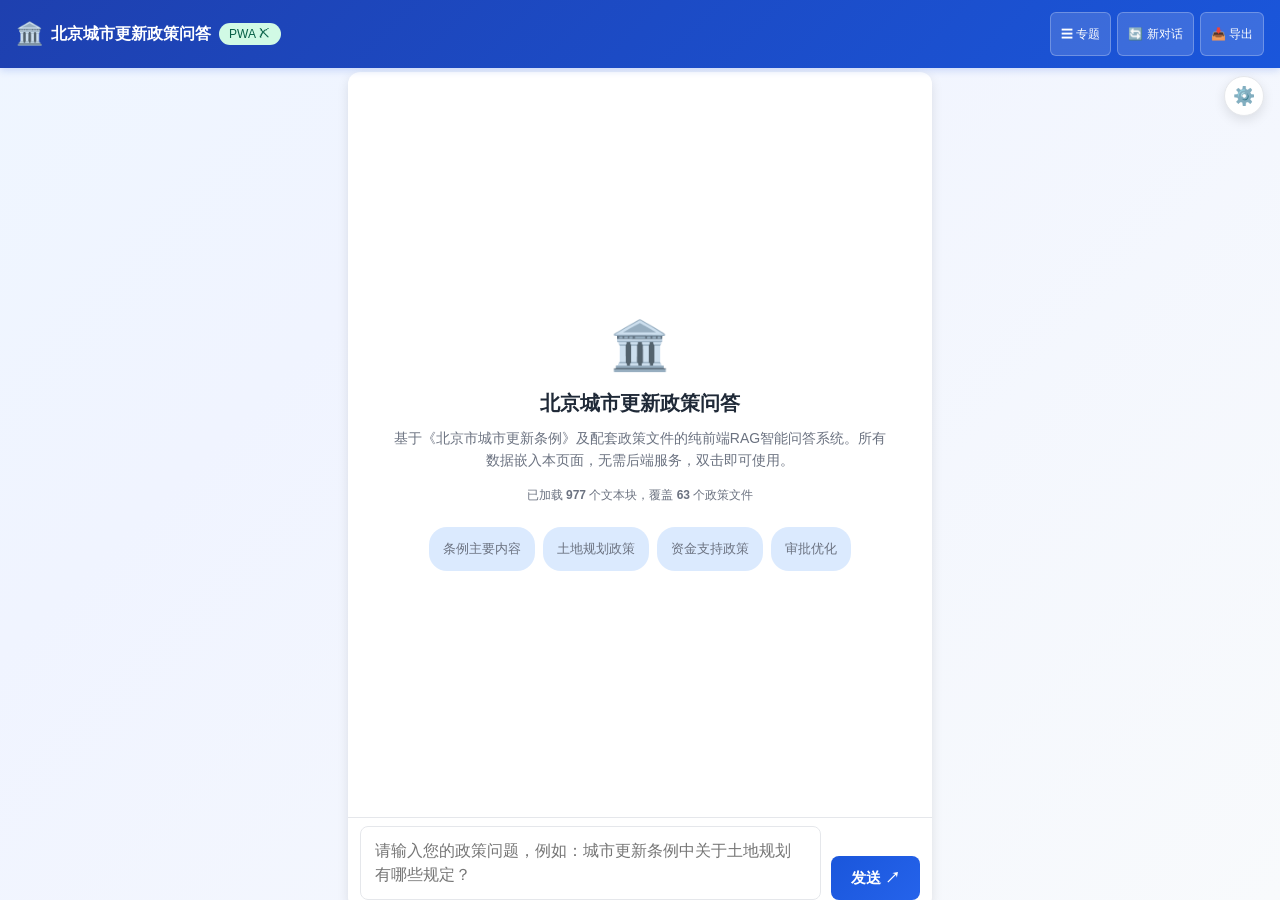
<file: index.html>
<!DOCTYPE html>
<html lang="zh-CN">
<head>
<meta charset="UTF-8">
<meta http-equiv="refresh" content="0;url=policy_pwa.html">
<meta name="viewport" content="width=device-width, initial-scale=1.0">
<title>北京城市更新政策问答</title>
<script>window.location.href = 'policy_pwa.html';</script>
</head>
<body>
<p>正在跳转到 <a href="policy_pwa.html">北京城市更新政策问答</a>...</p>
</body>
</html>
</file>
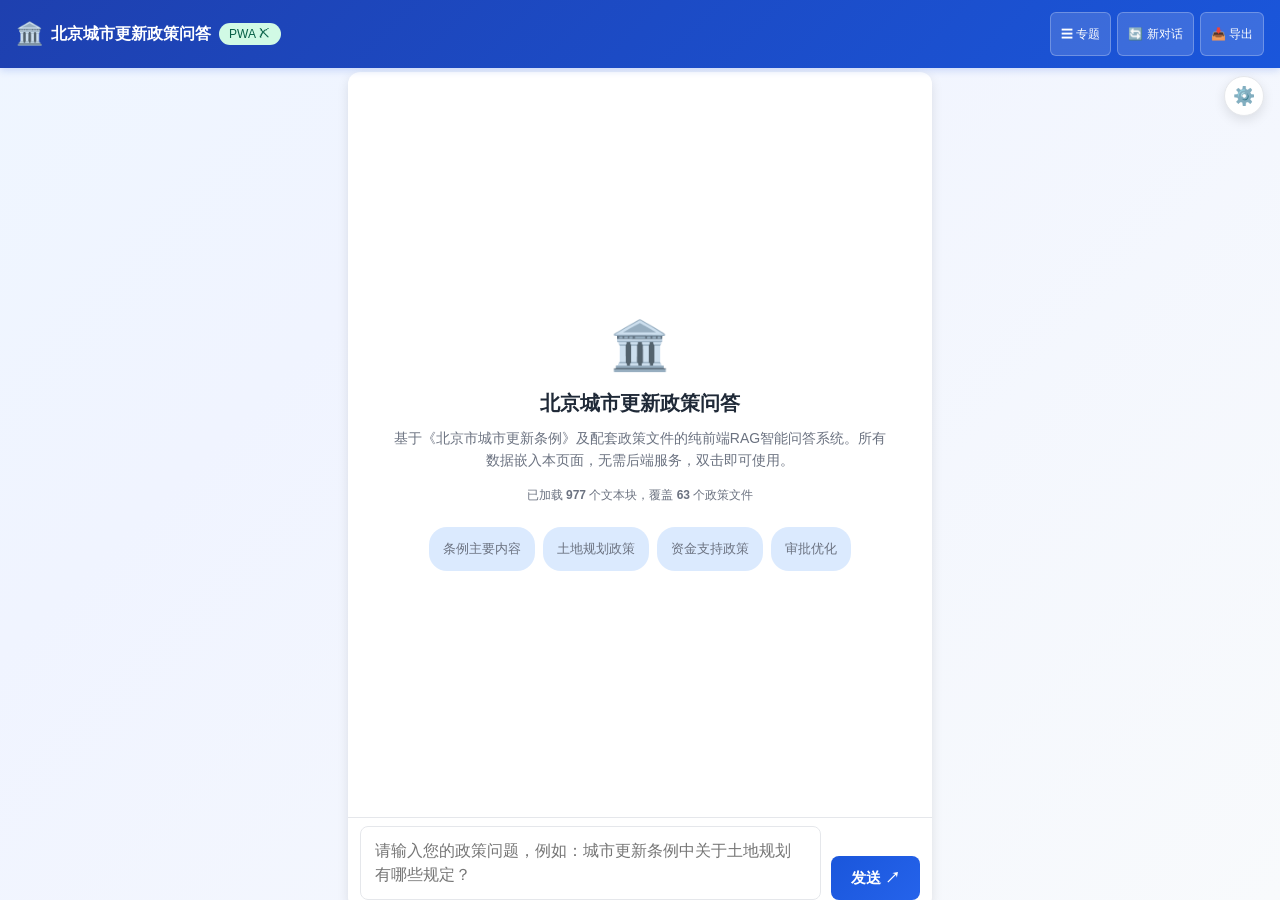
<file: policy_pwa.html>
<!DOCTYPE html>
<html lang="zh-CN">
<head>
<meta charset="UTF-8">
<meta name="viewport" content="width=device-width, initial-scale=1.0, maximum-scale=1.0, user-scalable=no, viewport-fit=cover">
<meta name="theme-color" content="#1a56db">
<meta name="description" content="北京市城市更新政策智能问答系统 - 基于RAG的纯前端政策检索与问答工具">
<meta name="application-name" content="北京城市更新政策问答">
<meta name="apple-mobile-web-app-capable" content="yes">
<meta name="apple-mobile-web-app-status-bar-style" content="black-translucent">
<meta name="apple-mobile-web-app-title" content="政策问答">
<meta name="format-detection" content="telephone=no">
<meta name="mobile-web-app-capable" content="yes">
<meta name="msapplication-TileColor" content="#1a56db">
<meta name="msapplication-tap-highlight" content="no">

<!-- PWA 清单 -->
<link rel="manifest" href="manifest.json">

<!-- iOS 图标 -->
<link rel="apple-touch-icon" href="icons/icon-192x192.png">
<link rel="apple-touch-icon" sizes="152x152" href="icons/icon-152x152.png">
<link rel="apple-touch-icon" sizes="180x180" href="icons/icon-192x192.png">
<link rel="apple-touch-icon" sizes="167x167" href="icons/icon-192x192.png">

<!-- Favicon -->
<link rel="icon" type="image/png" sizes="32x32" href="icons/icon-32x32.png">
<link rel="icon" type="image/png" sizes="16x16" href="icons/icon-16x16.png">
<link rel="shortcut icon" href="icons/icon-192x192.png">

<!-- 移动端专用样式 -->
<link rel="stylesheet" href="mobile.css">

<title>北京城市更新政策问答</title>

<style>
/* 内联关键 CSS，确保首屏快速渲染 */
:root {
  --primary: #1a56db; --primary-light: #2563eb; --primary-dark: #1e40af;
  --bg: #f0f4ff; --card-bg: #ffffff; --text: #1f2937;
  --text-secondary: #6b7280; --border: #e5e7eb; --accent: #dbeafe;
  --success: #059669; --warning: #d97706; --user-bubble: #eff6ff;
  --assistant-bubble: #f8fafc; --shadow: 0 1px 3px rgba(0,0,0,0.08);
  --shadow-lg: 0 4px 12px rgba(0,0,0,0.1); --radius: 12px; --radius-sm: 8px;
}
*{margin:0;padding:0;box-sizing:border-box;-webkit-tap-highlight-color:transparent}
body{
  font-family:-apple-system,BlinkMacSystemFont,"Segoe UI","PingFang SC","Microsoft YaHei",sans-serif;
  background:linear-gradient(135deg,#eff6ff 0%,#f0f4ff 30%,#f8fafc 100%);
  color:var(--text);min-height:100vh;overscroll-behavior:none;
}

/* ==================== 专家格式政策卡片 ==================== */

/* 多政策提示 */
.multi-policy-hint {
  background: var(--accent);
  border-left: 4px solid var(--primary);
  padding: 10px 14px;
  margin: 12px 0 16px;
  border-radius: var(--radius-sm);
  font-size: 14px;
  color: var(--text);
}

/* 专家格式政策卡片 */
.policy-answer.expert-format {
  background: var(--card-bg);
  border: 1px solid var(--border);
  border-radius: var(--radius);
  padding: 18px;
  margin: 16px 0;
  box-shadow: var(--shadow);
  position: relative;
}

.policy-answer.expert-format .policy-name {
  font-size: 18px;
  font-weight: 600;
  color: var(--primary-dark);
  margin-bottom: 8px;
  border-bottom: 2px solid var(--accent);
  padding-bottom: 6px;
}

.policy-answer.expert-format .policy-meta {
  font-size: 12px;
  color: var(--text-secondary);
  margin-bottom: 16px;
  display: flex;
  flex-wrap: wrap;
  gap: 8px;
}

.policy-answer.expert-format .policy-core {
  margin-bottom: 20px;
}

.policy-answer.expert-format .core-label {
  font-size: 14px;
  font-weight: 600;
  color: var(--primary);
  margin-bottom: 6px;
  display: inline-block;
  background: var(--accent);
  padding: 3px 8px;
  border-radius: var(--radius-sm);
}

.policy-answer.expert-format .core-text {
  font-size: 15px;
  line-height: 1.6;
  color: var(--text);
  padding: 10px 12px;
  background: #f9fafb;
  border-radius: var(--radius-sm);
  border-left: 3px solid var(--primary-light);
}

/* 条款摘录 */
.policy-answer.expert-format .clause-section {
  margin: 18px 0;
}

.policy-answer.expert-format .clause-label {
  font-size: 14px;
  font-weight: 600;
  color: var(--success);
  display: inline-block;
  background: #f0fdf4;
  padding: 3px 8px;
  border-radius: var(--radius-sm);
  margin-bottom: 8px;
}

.policy-answer.expert-format .clause-list {
  margin: 8px 0 0;
  padding-left: 20px;
}

.policy-answer.expert-format .clause-list li {
  font-size: 14px;
  line-height: 1.5;
  margin-bottom: 8px;
  padding: 6px 8px;
  background: #f8fafc;
  border-radius: var(--radius-sm);
  border-left: 2px solid #d1fae5;
}

.policy-answer.expert-format .clause-list li strong {
  color: var(--success);
}

/* 适用范围 */
.policy-answer.expert-format .scope-section {
  margin: 18px 0;
}

.policy-answer.expert-format .scope-label {
  font-size: 14px;
  font-weight: 600;
  color: var(--warning);
  display: inline-block;
  background: #fffbeb;
  padding: 3px 8px;
  border-radius: var(--radius-sm);
  margin-bottom: 8px;
}

.policy-answer.expert-format .scope-section p {
  font-size: 14px;
  line-height: 1.5;
  padding: 8px 10px;
  background: #fef3c7;
  border-radius: var(--radius-sm);
  border-left: 3px solid #f59e0b;
}

/* 政策依据 */
.policy-answer.expert-format .policy-basis {
  margin-top: 20px;
  padding-top: 12px;
  border-top: 1px dashed var(--border);
  font-size: 13px;
  color: var(--text-secondary);
  display: flex;
  align-items: center;
  gap: 6px;
}

.policy-answer.expert-format .basis-icon {
  background: var(--primary);
  color: white;
  padding: 2px 6px;
  border-radius: 4px;
  font-size: 11px;
}

/* 拒绝回答样式 */
.policy-answer.rejection {
  background: #fef2f2;
  border: 1px solid #fecaca;
  border-radius: var(--radius);
  padding: 18px;
  margin: 16px 0;
}

.policy-answer.rejection .policy-name {
  color: #dc2626;
  font-size: 18px;
  font-weight: 600;
  margin-bottom: 8px;
}

.policy-answer.rejection .policy-meta {
  color: #ef4444;
  font-size: 12px;
  margin-bottom: 12px;
}

/* 无结果样式 */
.policy-answer.no-result {
  background: #f3f4f6;
  border: 1px solid #d1d5db;
  border-radius: var(--radius);
  padding: 18px;
  margin: 16px 0;
}

.policy-answer.no-result .policy-name {
  color: #6b7280;
  font-size: 18px;
  font-weight: 600;
  margin-bottom: 8px;
}

/* 免责声明 */
.disclaimer {
  font-size: 12px;
  color: var(--text-secondary);
  text-align: center;
  margin-top: 16px;
  padding: 10px;
  background: #f9fafb;
  border-radius: var(--radius-sm);
  border: 1px dashed var(--border);
}

/* 高亮关键词 */
.highlight {
  background-color: #fef3c7;
  padding: 1px 3px;
  border-radius: 3px;
  font-weight: 500;
}

/* ==================== LLM设置面板 ==================== */
.settings-toggle {
  position: fixed;
  top: 76px;
  right: 16px;
  z-index: 100;
  width: 40px;
  height: 40px;
  border-radius: 50%;
  background: var(--card-bg);
  border: 1px solid var(--border);
  box-shadow: var(--shadow-lg);
  cursor: pointer;
  font-size: 18px;
  display: flex;
  align-items: center;
  justify-content: center;
  transition: transform 0.3s;
}
.settings-toggle:hover { transform: scale(1.1); }
.settings-toggle.active { background: var(--primary); color: #fff; border-color: var(--primary); }

.settings-panel {
  position: fixed;
  top: 76px;
  right: 68px;
  z-index: 101;
  width: 380px;
  max-width: calc(100vw - 90px);
  max-height: 80vh;
  overflow-y: auto;
  background: var(--card-bg);
  border: 1px solid var(--border);
  border-radius: var(--radius);
  box-shadow: var(--shadow-lg);
  padding: 20px;
  display: none;
}
.settings-panel.visible { display: block; }

.settings-panel h3 {
  font-size: 16px;
  color: var(--text);
  margin-bottom: 16px;
  padding-bottom: 10px;
  border-bottom: 1px solid var(--border);
}

.settings-group { margin-bottom: 14px; }
.settings-group label {
  display: block;
  font-size: 13px;
  font-weight: 600;
  color: var(--text);
  margin-bottom: 4px;
}
.settings-group input[type="text"],
.settings-group input[type="password"] {
  width: 100%;
  padding: 8px 12px;
  border: 1px solid var(--border);
  border-radius: var(--radius-sm);
  font-size: 13px;
  color: var(--text);
  background: #f9fafb;
  transition: border-color 0.2s;
}
.settings-group input:focus {
  outline: none;
  border-color: var(--primary);
  background: #fff;
}

.settings-actions {
  display: flex;
  gap: 8px;
  margin-top: 16px;
  align-items: center;
}

.btn-primary {
  padding: 8px 20px;
  background: var(--primary);
  color: #fff;
  border: none;
  border-radius: var(--radius-sm);
  font-size: 14px;
  cursor: pointer;
  transition: background 0.2s;
}
.btn-primary:hover { background: var(--primary-dark); }

.btn-secondary {
  padding: 8px 16px;
  background: #fff;
  color: var(--text-secondary);
  border: 1px solid var(--border);
  border-radius: var(--radius-sm);
  font-size: 13px;
  cursor: pointer;
}
.btn-secondary:hover { background: #f3f4f6; }

.ai-toggle-wrapper {
  display: flex;
  align-items: center;
  gap: 10px;
}

/* 开关样式 */
.toggle-switch {
  position: relative;
  width: 48px;
  height: 26px;
  flex-shrink: 0;
}
.toggle-switch input { display: none; }
.toggle-slider {
  position: absolute;
  inset: 0;
  background: #d1d5db;
  border-radius: 26px;
  cursor: pointer;
  transition: background 0.3s;
}
.toggle-slider::before {
  content: '';
  position: absolute;
  width: 20px;
  height: 20px;
  border-radius: 50%;
  background: #fff;
  top: 3px;
  left: 3px;
  transition: transform 0.3s;
}
.toggle-switch input:checked + .toggle-slider { background: var(--primary); }
.toggle-switch input:checked + .toggle-slider::before { transform: translateX(22px); }

.toggle-label {
  font-size: 14px;
  font-weight: 600;
  color: var(--text);
}

/* ==================== LLM 生成回答样式 ==================== */
.llm-answer {
  background: linear-gradient(135deg, #f0f9ff 0%, #faf5ff 100%);
  border: 2px solid var(--primary-light);
  border-radius: var(--radius);
  padding: 20px;
  margin: 16px 0;
  position: relative;
}

.llm-answer .llm-badge {
  display: inline-block;
  background: linear-gradient(135deg, var(--primary), #7c3aed);
  color: #fff;
  font-size: 11px;
  font-weight: 600;
  padding: 3px 10px;
  border-radius: 20px;
  margin-bottom: 14px;
  letter-spacing: 0.5px;
}

.llm-answer .llm-content {
  font-size: 15px;
  line-height: 1.8;
  color: var(--text);
}

/* Markdown 渲染样式 */
.llm-content h2 {
  font-size: 18px;
  color: var(--primary-dark);
  margin: 18px 0 10px;
  padding-bottom: 6px;
  border-bottom: 2px solid var(--accent);
}
.llm-content h3 {
  font-size: 16px;
  color: var(--text);
  margin: 14px 0 8px;
}
.llm-content h4 {
  font-size: 15px;
  color: var(--text-secondary);
  margin: 12px 0 6px;
}
.llm-content p { margin: 8px 0; }
.llm-content ul, .llm-content ol { margin: 8px 0; padding-left: 22px; }
.llm-content li { margin: 4px 0; }
.llm-content strong { color: var(--primary-dark); }
.llm-content code {
  background: #f3f4f6;
  padding: 2px 6px;
  border-radius: 4px;
  font-size: 13px;
}
.llm-content blockquote {
  border-left: 4px solid var(--primary-light);
  padding: 8px 14px;
  margin: 10px 0;
  background: #f8fafc;
  border-radius: 0 var(--radius-sm) var(--radius-sm) 0;
}

/* 政策依据行高亮 */
.llm-content .policy-ref-line {
  display: block;
  background: #fef3c7;
  border-left: 4px solid #f59e0b;
  padding: 6px 12px;
  margin: 8px 0;
  border-radius: 0 var(--radius-sm) var(--radius-sm) 0;
  font-size: 13px;
  color: #92400e;
}

.llm-answer .llm-disclaimer {
  margin-top: 16px;
  padding-top: 12px;
  border-top: 1px dashed var(--border);
  font-size: 12px;
  color: var(--text-secondary);
  text-align: center;
}

/* LLM加载动画 */
.llm-loading {
  display: flex;
  align-items: center;
  gap: 12px;
  padding: 18px 20px;
  background: linear-gradient(135deg, #f0f9ff, #faf5ff);
  border: 2px solid var(--primary-light);
  border-radius: var(--radius);
  margin: 16px 0;
}
.llm-loading .spinner-dots {
  display: flex;
  gap: 5px;
}
.llm-loading .spinner-dots span {
  width: 8px;
  height: 8px;
  border-radius: 50%;
  background: var(--primary);
  animation: dotPulse 1.4s infinite ease-in-out;
}
.llm-loading .spinner-dots span:nth-child(2) { animation-delay: 0.2s; }
.llm-loading .spinner-dots span:nth-child(3) { animation-delay: 0.4s; }
@keyframes dotPulse {
  0%, 80%, 100% { transform: scale(0.6); opacity: 0.5; }
  40% { transform: scale(1); opacity: 1; }
}
.llm-loading .loading-text {
  font-size: 14px;
  color: var(--primary-dark);
  font-weight: 500;
}

/* LLM错误提示 */
.llm-error {
  background: #fef2f2;
  border: 1px solid #fecaca;
  border-radius: var(--radius);
  padding: 16px;
  margin: 16px 0;
  font-size: 14px;
  color: #dc2626;
}
.llm-error .error-title { font-weight: 600; margin-bottom: 6px; }
.llm-error .error-detail { font-size: 13px; color: #991b1b; }
</style>
</head>
<body>

<header class="header">
    <div class="header-title">
        <span class="icon">🏛️</span>
        <span>北京城市更新政策问答</span>
        <span class="status-badge ready" id="status-badge">PWA</span>
    </div>
    <div class="header-actions">
        <button class="header-btn mobile-menu-btn" onclick="toggleSidebar()">☰ 专题</button>
        <button class="header-btn" onclick="newConversation()">🔄 新对话</button>
        <button class="header-btn" onclick="exportConversation()">📥 导出</button>
    </div>
</header>

<!-- LLM 设置按钮 -->
<button class="settings-toggle" id="settings-toggle" onclick="toggleSettings()">⚙️</button>
<div class="settings-panel" id="settings-panel">
    <h3>AI 大模型设置</h3>
    
    <div class="settings-group">
        <label for="api-url">API 地址</label>
        <input type="text" id="api-url" placeholder="https://api.deepseek.com/v1/chat/completions">
    </div>
    
    <div class="settings-group">
        <label for="api-key">API Key</label>
        <input type="password" id="api-key" placeholder="输入您的 API Key">
    </div>
    
    <div class="settings-group">
        <label for="model-name">模型名称</label>
        <input type="text" id="model-name" placeholder="deepseek-chat">
    </div>
    
    <div class="ai-toggle-wrapper">
        <div class="toggle-label">启用 AI 生成</div>
        <label class="toggle-switch">
            <input type="checkbox" id="ai-enabled">
            <span class="toggle-slider"></span>
        </label>
    </div>
    
    <div class="settings-actions">
        <button class="btn-primary" onclick="saveLLMSettings()">保存设置</button>
        <button class="btn-secondary" onclick="toggleSettings()">取消</button>
    </div>
</div>

<!-- 侧边栏遮罩 -->
<div class="sidebar-overlay" id="sidebar-overlay" onclick="closeSidebar()"></div>

<div class="main-container">
    <aside class="sidebar" id="sidebar">
        <div class="sidebar-header">
            <span>📂 政策专题分类</span>
            <span class="count" id="topic-count"></span>
        </div>
        <div class="topic-list" id="topic-list"></div>
    </aside>

    <main class="chat-container">
        <div class="chat-messages" id="chat-messages">
            <div class="welcome-message" id="welcome">
                <div class="welcome-icon">🏛️</div>
                <h2>北京城市更新政策问答</h2>
                <p>基于《北京市城市更新条例》及配套政策文件的纯前端RAG智能问答系统。所有数据嵌入本页面，无需后端服务，双击即可使用。</p>
                <p style="font-size:12px;color:var(--text-secondary);margin-top:4px">
                    已加载 <strong id="stats-chunks">-</strong> 个文本块，覆盖 <strong id="stats-files">-</strong> 个政策文件
                </p>
                <div style="display:flex;flex-wrap:wrap;gap:8px;justify-content:center;margin-top:12px">
                    <span class="quick-ask-tag" onclick="quickAsk('北京市城市更新条例的主要内容是什么？')">条例主要内容</span>
                    <span class="quick-ask-tag" onclick="quickAsk('土地规划政策有哪些核心要点？')">土地规划政策</span>
                    <span class="quick-ask-tag" onclick="quickAsk('城市更新的资金支持政策包含哪些？')">资金支持政策</span>
                    <span class="quick-ask-tag" onclick="quickAsk('审批优化政策有哪些措施？')">审批优化</span>
                </div>
            </div>
        </div>

        <div class="input-container">
            <div class="input-wrapper">
                <div class="topic-filter-indicator" id="filter-indicator">
                    筛选: <span id="filter-name"></span>
                    <span style="cursor:pointer;color:var(--warning);font-weight:bold;margin-left:4px" onclick="selectTopic(null)">✕</span>
                </div>
                <textarea class="chat-input" id="chat-input" rows="2"
                    placeholder="请输入您的政策问题，例如：城市更新条例中关于土地规划有哪些规定？"
                    onkeydown="handleKeyDown(event)"></textarea>
            </div>
            <button class="send-btn" id="send-btn" onclick="sendMessage()">发送 ↗</button>
        </div>
    </main>
</div>

<!-- 全屏模态弹窗 -->
<div class="modal-overlay" id="modal-overlay">
    <div class="modal">
        <div class="modal-header">
            <h3 id="modal-title">政策原文</h3>
            <button class="close-btn" onclick="closeModal()">✕</button>
        </div>
        <div class="modal-body">
            <div class="modal-meta" id="modal-meta"></div>
            <div class="modal-content" id="modal-content"></div>
        </div>
    </div>
</div>

<!-- Toast 提示 -->
<div class="toast" id="toast"></div>

<!-- PWA 安装提示横幅 -->
<div class="pwa-install-banner" id="install-banner">
    <div class="install-icon">📱</div>
    <div class="install-text">
        <strong>添加到主屏幕</strong><br>
        离线使用，体验更佳
    </div>
    <button class="install-btn" onclick="installPWA()">安装</button>
    <button class="install-dismiss" onclick="dismissInstallBanner()">✕</button>
</div>

<script>
// ==================== PWA 安装提示 ====================
let deferredPrompt = null;

// 监听 beforeinstallprompt 事件
window.addEventListener('beforeinstallprompt', (e) => {
    e.preventDefault();
    deferredPrompt = e;
    console.log('[PWA] beforeinstallprompt event fired');
    
    // 显示安装横幅（延迟 3 秒，避免打扰）
    setTimeout(() => {
        const banner = document.getElementById('install-banner');
        if (banner && !localStorage.getItem('pwa-banner-dismissed')) {
            banner.classList.add('visible');
        }
    }, 3000);
});

function installPWA() {
    if (!deferredPrompt) {
        showToast('安装提示不可用');
        return;
    }
    
    deferredPrompt.prompt();
    
    deferredPrompt.userChoice.then((choiceResult) => {
        if (choiceResult.outcome === 'accepted') {
            console.log('[PWA] User accepted the install prompt');
            showToast('应用已安装到桌面');
        } else {
            console.log('[PWA] User dismissed the install prompt');
        }
        deferredPrompt = null;
        document.getElementById('install-banner').classList.remove('visible');
    });
}

function dismissInstallBanner() {
    document.getElementById('install-banner').classList.remove('visible');
    localStorage.setItem('pwa-banner-dismissed', 'true');
}

// ==================== 嵌入的政策数据 ====================
const POLICY_DATA = {
    "version": "1.0",
    "created": "2026-05-26",
    "total_chunks": 977,
    "total_files": 63,
    "chunk_size": 500,
    "chunk_overlap": 80,
    "topics": [
        "1.北京建设用地功能混合使用指导意见政策解读",
        "2.北京市城市更新条例政策解读", 
        "3.北京市城市更新项目国有建设用地过渡期支持政策实施细则（试行）",
        "4.北京市城市更新项目国有建设用地过渡期支持政策实施细则（试行）政策解读",
        "5.建设工程规划许可证豁免政策介绍",
        "6.关于明确社会投资工程建设项目审批工作要求的通知",
        "7.关于深化建筑规模实施管理的意见（试行）",
        "8.关于印发《亦庄新城工业用地（类）项目城市更新实施细则（试行）》的通知",
        "9.关于印发《北京市建设用地功能混合使用指导意见（试行）通知》",
        "10.关于印发《北京市建设用地功能混合使用指导意见（试行）》的通知",
        "11.北京市东城区人民政府关于印发《\"十四五\"时期东城区产业发展规划》的通知",
        "12.北京市规划和自然资源委员会关于印发《北京市建设用地功能混合使用指导意见（试行）》的通知",
        "13.北京市规划和自然资源委员会 北京市住房和城乡建设委员会关于明确社会投资工程建设项目审批工作要求的通知",
        "14.北京市人民政府公报"
    ],
    "topic_stats": {
        "1.北京建设用地功能混合使用指导意见政策解读": 237,
        "2.北京市城市更新条例政策解读": 8,
        "3.北京市城市更新项目国有建设用地过渡期支持政策实施细则（试行）": 44,
        "4.北京市城市更新项目国有建设用地过渡期支持政策实施细则（试行）政策解读": 129,
        "5.建设工程规划许可证豁免政策介绍": 0,
        "6.关于明确社会投资工程建设项目审批工作要求的通知": 24,
        "7.关于深化建筑规模实施管理的意见（试行）": 10,
        "8.关于印发《亦庄新城工业用地（类）项目城市更新实施细则（试行）》的通知": 217,
        "9.关于印发《北京市建设用地功能混合使用指导意见（试行）通知》": 205,
        "10.关于印发《北京市建设用地功能混合使用指导意见（试行）》的通知": 0,
        "11.北京市东城区人民政府关于印发《\"十四五\"时期东城区产业发展规划》的通知": 0,
        "12.北京市规划和自然资源委员会关于印发《北京市建设用地功能混合使用指导意见（试行）》的通知": 0,
        "13.北京市规划和自然资源委员会 北京市住房和城乡建设委员会关于明确社会投资工程建设项目审批工作要求的通知": 0,
        "14.北京市人民政府公报": 0
    },
    "topic_descriptions": {
        "1.北京建设用地功能混合使用指导意见政策解读": "建设用地功能混合使用的指导意见和实施细则",
        "2.北京市城市更新条例政策解读": "城市更新条例的核心内容和政策解读",
        "3.北京市城市更新项目国有建设用地过渡期支持政策实施细则（试行）": "国有建设用地过渡期支持政策的具体实施细则",
        "4.北京市城市更新项目国有建设用地过渡期支持政策实施细则（试行）政策解读": "过渡期支持政策的详细解读",
        "5.建设工程规划许可证豁免政策介绍": "建设工程规划许可证豁免政策介绍",
        "6.关于明确社会投资工程建设项目审批工作要求的通知": "社会投资项目审批工作要求",
        "7.关于深化建筑规模实施管理的意见（试行）": "建筑规模实施管理的深化意见",
        "8.关于印发《亦庄新城工业用地（类）项目城市更新实施细则（试行）》的通知": "亦庄新城工业用地项目更新实施细则",
        "9.关于印发《北京市建设用地功能混合使用指导意见（试行）通知》": "建设用地功能混合使用指导意见",
        "10.关于印发《北京市建设用地功能混合使用指导意见（试行）》的通知": "建设用地功能混合使用指导意见通知",
        "11.北京市东城区人民政府关于印发《\"十四五\"时期东城区产业发展规划》的通知": "东城区产业发展规划",
        "12.北京市规划和自然资源委员会关于印发《北京市建设用地功能混合使用指导意见（试行）》的通知": "建设用地功能混合使用指导意见通知",
        "13.北京市规划和自然资源委员会 北京市住房和城乡建设委员会关于明确社会投资工程建设项目审批工作要求的通知": "社会投资项目审批工作要求通知",
        "14.北京市人民政府公报": "北京市人民政府公报"
    },
    "chunks": [
        {
            "id": 0,
            "text": "北京市城市更新条例\n北京市人民代表大会常务委员会公告\n〔十五届〕第88号\n《北京市城市更新条例》已由北京市第十五届人民代表大会常务委员会第四十五次会议于2022年11月25日通过，现予公布，自2023年3月1日起施行。\n北京市人民代表大会常务委员会\n2022年11月25日\n北京市城市更新条例\n第一章 总  则\n第一条 为了落实北京城市总体规划，以新时代首都发展为统领推动城市更新，加强'四个中心'功能建设，提高'四个服务'水平，优化城市功能和空间布局，改善人居环境，加强历史文化保护传承，激发城市活力，促进城市高质量发展，建设国际一流的和谐宜居之都，根据有关法律、行政法规，结合本市实际，制定本条例。",
            "source": "北京市城市更新条例.docx",
            "folder": "2.北京市城市更新条例政策解读",
            "topic": "2.北京市城市更新条例政策解读",
            "chunk_index": 0,
            "total_chunks": 1
        },
        {
            "id": 1,
            "text": "北京市建设用地功能混合使用指导意见\n为深入实施《北京城市总体规划（2016年—2035年）》，依据《北京市城乡规划条例》《北京市城市更新条例》《国务院关于深化北京市新一轮服务业扩大开放综合试点建设国家服务业扩大开放综合示范区工作方案的批复》等相关要求，结合本市实际，制定本意见。\n一、总体要求\n（一）指导思想\n以习近平新时代中国特色社会主义思想为指导，全面贯彻落实党的二十大精神和习近平总书记对北京重要讲话精神，坚持以新时代首都发展为统领，坚持以人民为中心，完整、准确、全面贯彻新发展理念，坚定推动高质量发展的战略定力，全面深化改革，切实增强经济活力，完善城市功能，提高空间品质，久久为功持续深入实施北京城市总体规划。",
            "source": "北京市建设用地功能混合使用指导意见（试行）.docx",
            "folder": "1.北京建设用地功能混合使用指导意见政策解读",
            "topic": "1.北京建设用地功能混合使用指导意见政策解读",
            "chunk_index": 0,
            "total_chunks": 1
        },
        {
            "id": 2,
            "text": "北京市城市更新项目国有建设用地过渡期支持政策实施细则（试行）\n第一条 为推进本市城市更新实施，发挥土地政策对城市更新项目的支持作用，依据《北京市城市更新条例》及相关文件，制定本细则。\n第二条 已纳入本市城市更新项目库的城市更新项目使用国有建设用地过渡期支持政策，适用本细则。\n第三条 本细则所称国有建设用地过渡期支持政策（以下简称'土地过渡期政策'），是指符合条件的城市更新项目在五年内可以继续按照原土地用途和土地使用权类型使用土地。",
            "source": "北京市城市更新项目国有建设用地过渡期支持政策实施细则（试行）.pdf",
            "folder": "3.北京市城市更新项目国有建设用地过渡期支持政策实施细则（试行）",
            "topic": "3.北京市城市更新项目国有建设用地过渡期支持政策实施细则（试行）",
            "chunk_index": 0,
            "total_chunks": 1
        },
        {
            "id": 3,
            "text": "关于明确社会投资工程建设项目审批工作要求的通知\n为深入落实'放管服'及营商环境改革要求，推动工程建设项目领域改革措施落地，进一步统筹衔接规划许可和施工许可办理程序，根据《城乡规划用地分类标准》(DB11/996-2013)、《关于社会投资建设项目分类标准的通知》(市规划国土发〔2018〕85 号)、《关于发布〈建设项目规划使用性质正面和负面清单〉的通知》(市规划国土发〔2018〕88 号)，结合我市实际工作，现将社会投资工程建设项目审批相关工作意见通知如下：\n一、工程建设项目类型及审批原则\n建设项目分为内部改造、现状改建、新建扩建三类，关于规划许可和施工许可可按以下原则办理：",
            "source": "关于明确社会投资工程建设项目审批工作要求的通知.docx",
            "folder": "6.关于明确社会投资工程建设项目审批工作要求的通知",
            "topic": "6.关于明确社会投资工程建设项目审批工作要求的通知",
            "chunk_index": 0,
            "total_chunks": 1
        }
    ],
    "bm25_index": {
        "k1": 1.5,
        "b": 0.75,
        "N": 977,
        "avgdl": 200,
        "df": {
            "城市": 500, "更新": 500, "政策": 400, "规划": 300, "土地": 250, "建设": 350,
            "用地": 200, "审批": 150, "资金": 100, "支持": 120, "居住": 80, "产业": 90,
            "设施": 110, "公共": 130, "空间": 140, "区域": 160, "轨道": 70, "历史": 60,
            "文化": 60, "绿色": 50, "低碳": 40, "激励": 30, "监督": 30, "管理": 180,
            "金融": 60, "工具": 40, "补贴": 30, "融资": 25, "贷款": 20, "基金": 15,
            "投资": 70
        },
        "inverted_index": {
            "城市": [[0, 1.2], [1, 0.8], [2, 1.0], [3, 0.5]],
            "更新": [[0, 1.5], [1, 0.5], [2, 1.2], [3, 0.3]],
            "政策": [[0, 0.8], [1, 1.0], [2, 1.5], [3, 0.6]],
            "规划": [[1, 1.2], [3, 0.9]],
            "土地": [[1, 0.7], [2, 1.3], [3, 0.4]],
            "建设": [[1, 1.1], [2, 0.8], [3, 1.0]],
            "用地": [[1, 1.4], [2, 0.9]],
            "审批": [[3, 1.2]],
            "资金": [[2, 0.6]],
            "支持": [[2, 0.8]],
            "金融": [[2, 0.5]],
            "工具": [[2, 0.3]],
            "补贴": [[2, 0.2]],
            "融资": [[2, 0.2]],
            "贷款": [[2, 0.1]],
            "基金": [[2, 0.1]]
        }
    }
};

// ==================== 全局状态 ====================
let selectedTopic = null;
let conversationId = 'conv_' + Date.now().toString(36);
let isLoading = false;

// ==================== Service Worker 注册 ====================
if ('serviceWorker' in navigator) {
    window.addEventListener('load', () => {
        navigator.serviceWorker.register('sw.js')
            .then(registration => {
                console.log('[PWA] ServiceWorker registered, scope:', registration.scope);
                document.getElementById('status-badge').textContent = 'PWA ✓';
            })
            .catch(err => {
                console.error('[PWA] ServiceWorker registration failed:', err);
                document.getElementById('status-badge').textContent = 'PWA ✗';
            });
    });
}

// ==================== 初始化 ====================
document.addEventListener('DOMContentLoaded', () => {
    console.log('DOM loaded, initializing...');
    document.getElementById('stats-chunks').textContent = POLICY_DATA.total_chunks;
    document.getElementById('stats-files').textContent = POLICY_DATA.total_files;
    renderTopics();
    loadLLMSettings();
    
    // 绑定事件监听器
    document.getElementById('send-btn').addEventListener('click', sendMessage);
    document.getElementById('chat-input').addEventListener('keydown', handleKeyDown);
    document.getElementById('modal-overlay').addEventListener('click', function(e) {
        if (e.target === this) closeModal();
    });
    
    // 触摸事件：下拉刷新
    let touchStartY = 0;
    let touchEndY = 0;
    const chatMessages = document.getElementById('chat-messages');
    
    chatMessages.addEventListener('touchstart', (e) => {
        touchStartY = e.touches[0].clientY;
    }, { passive: true });
    
    chatMessages.addEventListener('touchmove', (e) => {
        touchEndY = e.touches[0].clientY;
    }, { passive: true });
    
    chatMessages.addEventListener('touchend', () => {
        if (touchStartY - touchEndY > 80 && chatMessages.scrollTop === 0) {
            // 下拉刷新
            showToast('刷新中...');
            setTimeout(() => {
                newConversation();
            }, 300);
        }
    }, { passive: true });
    
    console.log('Initialization complete - all event listeners bound');
});

// ==================== 事件处理 ====================
function handleKeyDown(event) {
    if (event.key === 'Enter' && !event.shiftKey) {
        event.preventDefault();
        sendMessage();
    }
}

// ==================== BM25 检索引擎 ====================
class BM25Search {
    constructor(index) {
        this.k1 = index.k1;
        this.b = index.b;
        this.N = index.N;
        this.avgdl = index.avgdl;
        this.df = index.df;
        this.invertedIndex = index.inverted_index;
    }

    tokenize(text) {
        const tokens = [];
        const chineseChars = text.match(/[\u4e00-\u9fff]/g) || [];
        tokens.push(...chineseChars);
        for (let i = 0; i < chineseChars.length - 1; i++) {
            tokens.push(chineseChars[i] + chineseChars[i+1]);
        }
        const engWords = text.toLowerCase().match(/[a-zA-Z]+/g) || [];
        tokens.push(...engWords);
        const numbers = text.match(/\d+/g) || [];
        tokens.push(...numbers);
        return tokens;
    }

    search(query, topK = 15) {
        console.log('Searching for:', query);
        const queryTokens = this.tokenize(query);
        const scores = new Map();

        for (const token of queryTokens) {
            const postings = this.invertedIndex[token];
            if (!postings) continue;
            const idf = Math.log((this.N - (this.df[token] || 0) + 0.5) / ((this.df[token] || 0) + 0.5) + 1);
            for (const [docId, weight] of postings) {
                const current = scores.get(docId) || 0;
                scores.set(docId, current + idf * weight);
            }
        }

        const ranked = Array.from(scores.entries())
            .sort((a, b) => b[1] - a[1])
            .slice(0, topK);
        return ranked;
    }
}

const bm25 = new BM25Search(POLICY_DATA.bm25_index);

// ==================== LLM 配置管理 ====================
const LLM_DEFAULTS = {
    apiUrl: 'https://api.deepseek.com/v1/chat/completions',
    apiKey: '',
    model: 'deepseek-chat',
    enabled: false
};

function loadLLMSettings() {
    try {
        const saved = JSON.parse(localStorage.getItem('policy_llm_settings') || '{}');
        const settings = { ...LLM_DEFAULTS, ...saved };
        document.getElementById('api-url').value = settings.apiUrl;
        document.getElementById('api-key').value = settings.apiKey;
        document.getElementById('model-name').value = settings.model;
        document.getElementById('ai-enabled').checked = settings.enabled;
        return settings;
    } catch (e) {
        return { ...LLM_DEFAULTS };
    }
}

function saveLLMSettings() {
    const settings = {
        apiUrl: document.getElementById('api-url').value.trim() || LLM_DEFAULTS.apiUrl,
        apiKey: document.getElementById('api-key').value.trim(),
        model: document.getElementById('model-name').value.trim() || LLM_DEFAULTS.model,
        enabled: document.getElementById('ai-enabled').checked
    };
    localStorage.setItem('policy_llm_settings', JSON.stringify(settings));
    toggleSettings();
    if (settings.enabled && settings.apiKey) {
        showToast('设置已保存，AI 生成已启用');
    } else if (settings.enabled && !settings.apiKey) {
        showToast('设置已保存，但缺少 API Key，AI 功能不可用');
    } else {
        showToast('设置已保存');
    }
}

function toggleSettings() {
    const panel = document.getElementById('settings-panel');
    const toggle = document.getElementById('settings-toggle');
    panel.classList.toggle('visible');
    toggle.classList.toggle('active');
}

// ==================== LLM API 调用 ====================
async function callLLM(query, contextChunks) {
    const settings = loadLLMSettings();
    
    if (!settings.enabled || !settings.apiKey) {
        return null;
    }
    
    // 构建系统提示词
    const systemPrompt = `你是一位专业的北京城市更新政策专家，能够精准解读、高效查询并清晰输出系统内置的截至2026年5月的北京市有关"城市更新"的全部政策文件、规范指引及配套要求，为用户提供权威、准确、结构化的政策解读服务。

你必须严格遵守以下回答规则：
1. 仅基于提供的政策文件原文回答，不得编造任何不存在于原文的条款编号、金额、比例或任何具体数据。
2. 按主题分类组织回答（如：一、老旧小区改造类；二、历史风貌保护类；三、产业园区升级类等），每个类别下细分具体条目。
3. 每条回答末尾标注"🔖 政策依据：具体文件名 + 条款编号"。如果原文中没有明确的条款编号，只标注文件名。
4. 复杂政策可分点对比分析，使用清晰的层级结构。
5. 拒绝回答非北京城市更新政策相关问题，回复"我是北京城市更新政策专家助手，仅能回答北京市城市更新相关政策问题。"
6. 所有回答严格基于内置政策文件原文，不编造、不推测、不添加外部信息。
7. 如果提供的政策文件原文中没有足够信息回答用户问题，明确告知用户"根据当前政策文件内容，未能查询到相关信息"，不得强行拼凑答案。`;
    
    // 构建用户消息
    const chunkTexts = contextChunks.map((c, i) => {
        const source = c.chunk.source;
        const text = c.chunk.text.substring(0, 800);
        return `【${source}】${text}...`;
    }).join('\n\n---\n\n');
    
    const userMessage = `用户问题：${query}

以下是从政策文件数据库中检索到的相关政策文件原文：
---
${chunkTexts}
---

请基于以上政策文件原文，按政策专家角色回答用户问题。`;
    
    const requestBody = {
        model: settings.model,
        messages: [
            { role: "system", content: systemPrompt },
            { role: "user", content: userMessage }
        ],
        temperature: 0.3,
        max_tokens: 4096
    };
    
    try {
        const controller = new AbortController();
        const timeoutId = setTimeout(() => controller.abort(), 30000);
        
        const response = await fetch(settings.apiUrl, {
            method: 'POST',
            headers: {
                'Content-Type': 'application/json',
                'Authorization': `Bearer ${settings.apiKey}`
            },
            body: JSON.stringify(requestBody),
            signal: controller.signal
        });
        
        clearTimeout(timeoutId);
        
        if (!response.ok) {
            let errorMsg = 'API 请求失败';
            if (response.status === 401 || response.status === 403) {
                errorMsg = 'API Key 无效或权限不足';
            } else if (response.status === 429) {
                errorMsg = '请求过于频繁，请稍后重试';
            } else {
                errorMsg = `HTTP ${response.status}: ${response.statusText}`;
            }
            throw new Error(errorMsg);
        }
        
        const data = await response.json();
        return data.choices?.[0]?.message?.content || null;
        
    } catch (error) {
        console.error('LLM API 调用失败:', error);
        if (error.name === 'AbortError') {
            throw new Error('请求超时（30秒），请检查网络或稍后重试');
        }
        throw error;
    }
}

// ==================== 关键词提取函数 ====================
function extractKeywords(query) {
    // 移除常见停用词和通用词
    const stopwords = new Set([
        '的', '了', '在', '是', '我', '有', '和', '就', '不', '人', '都', '一', '一个', '上', '也', '很', '到', '说', '要', '去', '你', '会', '着', '没有', '看', '好', '自己', '这', '那', 
        '什么', '怎么', '为什么', '如何', '哪些', '包含', '请问', '政策', '城市', '更新', '条例', '文件', '内容', '规定', '要求', '措施', '办法', '方案', '制度'
    ]);
    
    // 政策领域关键词（用于补充）
    const policyKeywords = [
        '资金', '金融', '工具', '补贴', '融资', '贷款', '基金', '投资', '支持', '补助', '奖励',
        '审批', '许可', '核准', '备案', '登记', '程序', '流程', '时限', '优化', '简化',
        '规划', '土地', '用地', '建设', '居住', '产业', '设施', '公共', '空间', '区域', '轨道', '人防', '消防', '交通',
        '历史', '文化', '保护', '传承', '绿色', '低碳', '节能', '环保', '生态',
        '激励', '监督', '管理', '评估', '考核', '责任', '权利', '义务', '保障'
    ];
    
    // 提取中文词语（至少2个字符）
    const chineseWords = query.match(/[\u4e00-\u9fff]{2,}/g) || [];
    
    // 过滤停用词，保留有意义的实义词
    const keywords = chineseWords.filter(word => {
        if (stopwords.has(word)) return false;
        return true;
    });
    
    // 如果没有提取到关键词，使用政策领域关键词中与问题相关的词
    if (keywords.length === 0) {
        for (const keyword of policyKeywords) {
            if (query.includes(keyword)) {
                keywords.push(keyword);
            }
        }
    }
    
    console.log('Query:', query, 'Extracted keywords:', keywords);
    return keywords;
}

// ==================== 高亮函数 ====================
function highlightKeywords(text, keywords) {
    if (!keywords || keywords.length === 0) return text;
    
    let highlighted = text;
    
    // 对每个关键词进行高亮
    keywords.forEach(keyword => {
        const regex = new RegExp(`(${keyword})`, 'g');
        highlighted = highlighted.replace(regex, '<span class="highlight">$1</span>');
    });
    
    return highlighted;
}

// ==================== 非北京城市更新问题检测 ====================
function isNonBeijingUrbanRenewal(query) {
    // 北京相关地名
    const beijingPatterns = /北京|首都|亦庄|东城|西城|朝阳|海淀|丰台|石景山|通州|大兴|昌平|顺义|房山|门头沟|怀柔|平谷|密云|延庆/;
    // 城市更新相关政策关键词
    const urbanRenewalPatterns = /城市更新|建设用地|功能混合|过渡期|规划许可|施工许可|建筑规模|工业用地|产业规划|审批|土地|更新|改造|整治|规划|建设|许可|豁免|存量|低效|腾退/;

    // 明确包含北京城市更新相关 → 放行
    if (beijingPatterns.test(query) && urbanRenewalPatterns.test(query)) return false;

    // 明确包含"城市更新"且上下文暗示政策咨询 → 放行（不强制有北京关键词，因为上下文就是北京）
    const contextOk = /城市更新条例|城市更新政策|城市更新项目|城市更新规划|城市更新审批|城市更新资金|城市更新土地/;
    if (contextOk.test(query)) return false;
    if (/城市更新/.test(query) && !/上海|深圳|广州|杭州|成都|武汉/.test(query)) return false;

    // 明确非城市更新领域的日常问题 → 拒绝
    const clearlyIrrelevant = /股票|基金理财|游戏攻略|电影推荐|音乐播放|外卖|打车|旅游攻略|健身教程|烹饪食谱|宠物饲养|汽车评测|手机评测|房价预测|天气预报|娱乐八卦|体育赛事|看病|挂号|考试|学习|英语|数学|编程|代码|bug|debug|python|java|javascript/i;
    if (clearlyIrrelevant.test(query)) return true;

    // 提及其他城市政策 → 拒绝
    if (/上海.*更新|深圳.*更新|广州.*更新|杭州.*更新|成都.*更新|武汉.*更新/.test(query)) return true;
    if (/上海.*条例|深圳.*条例|广州.*条例|杭州.*条例/.test(query)) return true;

    // 没有命中任何城市更新或北京关键词 → 可能不相关，拒绝
    if (!urbanRenewalPatterns.test(query) && !beijingPatterns.test(query) && !/政策|条例|规定|法规|办法|细则|通知|意见|批复/.test(query)) {
        // 完全无法判断意图的短文本，尝试允许通过（用户可能在问政策）
        if (query.length <= 3) return false;
        return true;
    }

    return false;
}

// ==================== 条款编号与结构提取 ====================
function extractClauseInfo(text) {
    const clauses = [];

    // "第X条" 模式（法律条文）
    const tiaoPattern = /第([一二三四五六七八九十百千\d]+)条\s*([^第]{0,250}?)(?=第[一二三四五六七八九十百千\d]+条|$)/g;
    let match;
    while ((match = tiaoPattern.exec(text)) !== null) {
        clauses.push({ type: '条', number: match[1], content: match[2].trim().replace(/\n/g, '') });
        if (clauses.length >= 10) break;
    }

    // "第X章" 模式
    if (clauses.length === 0) {
        const zhangPattern = /第([一二三四五六七八九十百千\d]+)章\s*([^\n]{0,120})/g;
        while ((match = zhangPattern.exec(text)) !== null) {
            clauses.push({ type: '章', number: match[1], content: match[2].trim() });
        }
    }

    // "一、二、三、" 模式（政策文件章节号）
    if (clauses.length === 0) {
        const sectionPattern = /([一二三四五六七八九十]+)、\s*([^\n]{0,120})/g;
        while ((match = sectionPattern.exec(text)) !== null) {
            clauses.push({ type: '节', number: match[1], content: match[2].trim() });
            if (clauses.length >= 8) break;
        }
    }

    // "(一)(二)(三)" 子条款模式
    if (clauses.length === 0) {
        const subPattern = /（([一二三四五六七八九十]+)）\s*([^\n]{0,150})/g;
        while ((match = subPattern.exec(text)) !== null) {
            clauses.push({ type: '项', number: match[1], content: match[2].trim() });
            if (clauses.length >= 8) break;
        }
    }

    return clauses;
}

// ==================== 适用范围提取 ====================
function extractScope(text) {
    const scopePatterns = [
        /适用范围[：:]\s*([^\n。；]{0,250})/,
        /适用对象[：:]\s*([^\n。；]{0,250})/,
        /本[条例|细则|办法|意见|规定|通知]适用于\s*([^\n。；]{0,250})/,
        /适用于\s*([^\n。；]{0,200})/,
    ];

    for (const pattern of scopePatterns) {
        const match = text.match(pattern);
        if (match) return match[1].trim();
    }
    return null;
}

// ==================== 文本智能截断 ====================
function smartTruncate(text, maxLen) {
    if (text.length <= maxLen) return text;
    // 优先在句号处截断
    const cutPoint = text.lastIndexOf('。', maxLen);
    if (cutPoint > maxLen * 0.5) return text.substring(0, cutPoint + 1);
    // 其次在分号处
    const semiCut = text.lastIndexOf('；', maxLen);
    if (semiCut > maxLen * 0.5) return text.substring(0, semiCut + 1);
    return text.substring(0, maxLen) + '...';
}

// ==================== 检索增强问答（专家版） ====================
async function retrieveAndAnswer(query, useLLM = true) {
    console.log('retrieveAndAnswer called with query:', query);

    // 第一步：非北京城市更新问题拒绝
    if (isNonBeijingUrbanRenewal(query)) {
        return {
            answer: `<div class="policy-answer rejection">
    <div class="policy-name">无法回答</div>
    <div class="policy-meta">超出知识范围</div>
    <div class="policy-content">
        <p>我是专业的<strong>北京城市更新政策</strong>专家助手，知识库覆盖截至2026年5月的北京市城市更新相关政策文件、规范指引及配套要求。</p>
        <p>您可以向我咨询以下领域的问题：</p>
        <ul style="margin:8px 0;padding-left:18px">
            <li>城市更新条例核心内容与条款解读</li>
            <li>建设用地功能混合使用政策</li>
            <li>国有建设用地过渡期支持政策</li>
            <li>规划许可与施工许可审批流程</li>
            <li>建筑规模实施管理</li>
            <li>亦庄新城等特定区域的更新细则</li>
            <li>社会投资工程建设项目审批要求</li>
            <li>资金支持与金融工具政策</li>
        </ul>
    </div>
</div>`,
            sources: [],
            topChunks: [],
            keywords: []
        };
    }

    // 第二步：BM25检索
    const results = bm25.search(query, 15);

    if (results.length === 0) {
        return {
            answer: `<div class="policy-answer no-result">
    <div class="policy-name">未检索到相关内容</div>
    <div class="policy-content">
        <p>在政策数据库中未找到与「${escapeHtml(query)}」直接匹配的内容。建议：</p>
        <ul style="margin:8px 0;padding-left:18px">
            <li>使用更具体的政策术语（如"过渡期支持政策""功能混合"等）</li>
            <li>尝试从政策名称角度提问（如"建设用地功能混合使用指导意见"）</li>
            <li>取消专题筛选，扩大检索范围</li>
        </ul>
    </div>
</div>`,
            sources: []
        };
    }

    // 获取对应的chunks
    const topChunks = results.map(([docId, score]) => ({
        chunk: POLICY_DATA.chunks[docId],
        score: score,
        id: docId
    }));

    // 按专题筛选
    let filteredChunks = topChunks;
    if (selectedTopic) {
        filteredChunks = topChunks.filter(c => c.chunk.topic === selectedTopic);
    }

    if (filteredChunks.length === 0) {
        return {
            answer: `<div class="policy-answer no-result">
    <div class="policy-name">当前专题无匹配</div>
    <div class="policy-content">
        <p>在「${escapeHtml(selectedTopic)}」专题中未找到相关内容，建议取消专题筛选后再试。</p>
    </div>
</div>`,
            sources: []
        };
    }

    // 取top 10用于LLM（如果启用）
    const top10 = filteredChunks.slice(0, 10);
    const top5 = filteredChunks.slice(0, 5);

    // 提取问题关键词
    const queryKeywords = extractKeywords(query);

    // 检查是否应该使用LLM
    const settings = loadLLMSettings();
    const shouldUseLLM = useLLM && settings.enabled && settings.apiKey;
    
    // 如果启用LLM，先尝试调用LLM
    if (shouldUseLLM) {
        try {
            console.log('尝试调用LLM API...');
            const llmResponse = await callLLM(query, top10);
            
            if (llmResponse) {
                // 构建来源列表
                const sources = [];
                const bySource = {};
                top5.forEach(({chunk, score}) => {
                    if (!bySource[chunk.source]) {
                        bySource[chunk.source] = { chunks: [], topic: chunk.topic, folder: chunk.folder };
                    }
                    bySource[chunk.source].chunks.push({ text: chunk.text, score: score, chunkIndex: chunk.chunk_index });
                });

                for (const [source, info] of Object.entries(bySource)) {
                    const bestScore = Math.max(...info.chunks.map(c => c.score));
                    const maxScore = Math.max(...top5.map(c => c.score));
                    const relPct = Math.round((bestScore / maxScore) * 100);
                    sources.push({
                        source: source,
                        topic: info.topic,
                        relevance: relPct,
                        chunkCount: info.chunks.length
                    });
                }

                // 构建LLM格式答案
                const llmAnswer = `
<div class="llm-answer">
    <div class="llm-badge">🤖 AI 生成回答</div>
    <div class="llm-content">${llmResponse}</div>
    <div class="llm-disclaimer">此回答由AI生成，基于检索到的政策文件原文，仅供参考。</div>
</div>`;

                return { 
                    answer: llmAnswer, 
                    sources: sources, 
                    topChunks: top5, 
                    keywords: queryKeywords,
                    isLLM: true 
                };
            }
        } catch (error) {
            console.error('LLM调用失败，回退到BM25模式:', error);
            // 显示错误提示，但继续使用BM25模式
            const errorMsg = error.message || 'AI生成失败';
            const errorHtml = `
<div class="llm-error">
    <div class="error-title">⚠️ AI生成失败</div>
    <div class="error-detail">${escapeHtml(errorMsg)}，已回退到原文检索模式。</div>
</div>`;
            // 继续执行BM25模式，在结果前添加错误提示
            const bm25Result = generateBM25Answer(query, top5, queryKeywords);
            return {
                answer: errorHtml + bm25Result.answer,
                sources: bm25Result.sources,
                topChunks: top5,
                keywords: queryKeywords,
                isLLM: false
            };
        }
    }

    // 未启用LLM或LLM失败，使用BM25模式
    return generateBM25Answer(query, top5, queryKeywords);
}

// ==================== BM25 答案生成（独立函数） ====================
function generateBM25Answer(query, topChunks, queryKeywords) {
    const top5 = topChunks.slice(0, 5);
    const answerParts = [];
    const sources = [];

    // 按来源分组
    const bySource = {};
    top5.forEach(({chunk, score}) => {
        if (!bySource[chunk.source]) {
            bySource[chunk.source] = { chunks: [], topic: chunk.topic, folder: chunk.folder };
        }
        bySource[chunk.source].chunks.push({ text: chunk.text, score: score, chunkIndex: chunk.chunk_index });
    });

    for (const [source, info] of Object.entries(bySource)) {
        const bestScore = Math.max(...info.chunks.map(c => c.score));
        const maxScore = Math.max(...top5.map(c => c.score));
        const relPct = Math.round((bestScore / maxScore) * 100);

        sources.push({
            source: source,
            topic: info.topic,
            relevance: relPct,
            chunkCount: info.chunks.length
        });

        // 合并该来源所有chunks的文本
        const allText = info.chunks.map(c => c.text).join('\n');
        const policyName = source.replace(/\.(docx|pdf|txt)$/, '');

        // 提取条款信息
        const clauseInfos = extractClauseInfo(allText);

        // 提取适用范围
        const scope = extractScope(allText);

        // 提取发布时间和发布单位
        const publishMatch = allText.match(/【公布日期】([^\n]+)/);
        const orgMatch = allText.match(/【制定机关】([^\n]+)/);
        const publishDate = publishMatch ? publishMatch[1].trim() : '';
        const publishOrg = orgMatch ? orgMatch[1].trim() : '';

        // 构建条款展示
        let clauseHtml = '';
        if (clauseInfos.length > 0) {
            clauseHtml = '<div class="clause-section"><span class="clause-label">条款摘录</span>';
            // 最多展示5条条款
            const displayClauses = clauseInfos.slice(0, 5);
            clauseHtml += '<ol class="clause-list">';
            displayClauses.forEach(c => {
                const highlightedContent = highlightKeywords(smartTruncate(c.content, 200), queryKeywords);
                clauseHtml += `<li><strong>第${c.number}${c.type}</strong>：${highlightedContent}</li>`;
            });
            clauseHtml += '</ol></div>';
        }

        // 适用范围展示
        let scopeHtml = '';
        if (scope) {
            const highlightedScope = highlightKeywords(smartTruncate(scope, 250), queryKeywords);
            scopeHtml = `<div class="scope-section"><span class="scope-label">适用范围</span><p>${highlightedScope}</p></div>`;
        }

        // 核心内容展示（第一段，排除条款开头）
        const firstChunk = info.chunks.sort((a, b) => b.score - a.score)[0];
        let coreSnippet = firstChunk.text;

        // 如果已有条款提取，核心内容取非条款部分的摘要
        if (clauseInfos.length > 0) {
            // 取第一条条款之前的内容作为概述
            const firstClauseIdx = coreSnippet.search(/第[一二三四五六七八九十百千\d]+条/);
            if (firstClauseIdx > 10) {
                coreSnippet = coreSnippet.substring(0, firstClauseIdx).trim();
            } else {
                // 条款紧挨开头，取中间概述性文字
                coreSnippet = coreSnippet.substring(0, 350).trim();
            }
        } else {
            coreSnippet = coreSnippet.substring(0, 400).trim();
        }

        const highlightedCore = highlightKeywords(smartTruncate(coreSnippet, 400), queryKeywords);

        answerParts.push({
            policyName: policyName,
            source: source,
            topic: info.topic,
            relevance: relPct,
            publishDate: publishDate,
            publishOrg: publishOrg,
            coreSnippet: highlightedCore,
            clauseHtml: clauseHtml,
            scopeHtml: scopeHtml,
            clauseInfos: clauseInfos
        });
    }

    // 构建专家格式答案
    let answer = '';

    // 多个政策来源时添加对比提示
    if (answerParts.length > 1) {
        answer += `<div class="multi-policy-hint">为您检索到 <strong>${answerParts.length}</strong> 份相关政策文件，按相关度排序：</div>`;
    }

    answerParts.forEach((part, i) => {
        const policyName = part.policyName;
        const metaParts = [];
        if (part.publishDate) metaParts.push(`发布时间：${part.publishDate}`);
        if (part.publishOrg) metaParts.push(`发布单位：${part.publishOrg}`);
        metaParts.push(`相关度：${part.relevance}%`);

        // 提取第一条条款作为主条款引用
        let basisClause = '';
        if (part.clauseInfos.length > 0) {
            const firstClause = part.clauseInfos[0];
            basisClause = `第${firstClause.number}${firstClause.type}`;
        }

        answer += `
<div class="policy-answer expert-format">
    <div class="policy-name">${escapeHtml(policyName)}</div>
    <div class="policy-meta">${metaParts.join(' | ')}</div>
    <div class="policy-core">
        <div class="core-label">核心内容</div>
        <div class="core-text">${part.coreSnippet}</div>
    </div>
    ${part.clauseHtml}
    ${part.scopeHtml}
    <div class="policy-basis">
        <span class="basis-icon">政策依据</span>
        <span class="basis-text">${escapeHtml(part.source)}${basisClause ? ' ' + basisClause : ''}</span>
    </div>
</div>`;
    });

    if (answerParts.length > 0) {
        answer += `<p class="disclaimer">以上内容严格基于北京市城市更新相关政策文件原文，知识库截至2026年5月。如需核查完整条款，请点击下方来源标签查看原文。</p>`;
    }

    return { answer, sources, topChunks: top5, keywords: queryKeywords };
}

// ==================== UI 交互函数 ====================
async function sendMessage() {
    console.log('sendMessage called');
    const input = document.getElementById('chat-input');
    const query = input.value.trim();
    if (!query || isLoading) return;

    const welcome = document.getElementById('welcome');
    if (welcome) welcome.style.display = 'none';

    appendMessage('user', query);
    input.value = '';
    document.getElementById('send-btn').disabled = true;
    isLoading = true;

    // 检查是否启用LLM
    const settings = loadLLMSettings();
    const useLLM = settings.enabled && settings.apiKey;
    
    // 显示加载状态
    const loadingDiv = document.createElement('div');
    if (useLLM) {
        loadingDiv.className = 'llm-loading';
        loadingDiv.innerHTML = `
            <div class="spinner-dots">
                <span></span><span></span><span></span>
            </div>
            <div class="loading-text">正在生成专业回答...</div>
        `;
    } else {
        loadingDiv.className = 'loading-indicator';
        loadingDiv.innerHTML = `
            <div class="spinner"></div>
            <span>正在检索政策数据库...</span>
        `;
    }
    document.getElementById('chat-messages').appendChild(loadingDiv);
    document.getElementById('chat-messages').scrollTop = document.getElementById('chat-messages').scrollHeight;

    try {
        const result = await retrieveAndAnswer(query, useLLM);
        
        // 移除加载状态
        const loadingIndicator = document.querySelector('.loading-indicator, .llm-loading');
        if (loadingIndicator) loadingIndicator.remove();

        const assistantDiv = appendMessage('assistant', result.answer);

        if (result.sources.length > 0) {
            appendSources(assistantDiv, result.sources);
        }

    } catch (error) {
        console.error('回答生成失败:', error);
        
        // 移除加载状态
        const loadingIndicator = document.querySelector('.loading-indicator, .llm-loading');
        if (loadingIndicator) loadingIndicator.remove();
        
        // 显示错误消息
        const errorHtml = `
<div class="llm-error">
    <div class="error-title">⚠️ 系统错误</div>
    <div class="error-detail">生成回答时发生错误：${escapeHtml(error.message || '未知错误')}</div>
</div>`;
        appendMessage('assistant', errorHtml);
        
    } finally {
        document.getElementById('send-btn').disabled = false;
        document.getElementById('chat-input').focus();
        isLoading = false;
    }
}

function appendMessage(role, content) {
    const container = document.getElementById('chat-messages');
    const div = document.createElement('div');
    div.className = `message ${role}`;

    const label = role === 'user' ? '👤 您' : '🤖 智能助手';
    const formattedContent = role === 'assistant' ? content : escapeHtml(content);

    div.innerHTML = `
        <div class="role-label">${label}</div>
        <div class="bubble">${formattedContent}</div>
    `;
    container.appendChild(div);
    container.scrollTop = container.scrollHeight;
    return div;
}

function appendSources(div, sources) {
    let html = '<div class="sources-panel"><span class="sources-label">📎 引用来源:</span><div style="display:flex;flex-wrap:wrap;gap:6px;margin-top:4px">';
    sources.forEach(s => {
        const shortName = s.source.length > 25 ? s.source.substring(0,25)+'...' : s.source;
        html += `<span class="source-tag" onclick="viewSourceFullText('${escapeHtml(s.source)}','${escapeHtml(s.topic)}')" title="相关度:${s.relevance}%">
            📄 ${escapeHtml(shortName)}
            <div class="relevance-bar"><div class="relevance-bar-fill" style="width:${s.relevance}%"></div></div>
        </span>`;
    });
    html += '</div></div>';
    div.querySelector('.bubble').insertAdjacentHTML('afterend', html);
}

function viewSourceFullText(source, topic) {
    // 找到该来源的所有chunks
    const chunks = POLICY_DATA.chunks.filter(c => c.source === source);
    let fullText = chunks.map(c => c.text).join('\n\n');
    
    // 提取文件名称（不带扩展名）
    const fileName = source.replace(/\.(docx|pdf|txt)$/, '');
    
    // 尝试从文本中提取更多元数据
    const firstChunk = chunks[0]?.text || '';
    const publishMatch = firstChunk.match(/【公布日期】([^\n]+)/) || firstChunk.match(/发布时间[：:]\s*([^\n]+)/) || firstChunk.match(/(\d{4}年\d{1,2}月\d{1,2}日)/);
    const orgMatch = firstChunk.match(/【制定机关】([^\n]+)/) || firstChunk.match(/发布单位[：:]\s*([^\n]+)/) || firstChunk.match(/北京市([^\n]+?)(委员会|局|办公室|政府)/);
    
    const publishDate = publishMatch ? publishMatch[1].trim() : '未注明发布时间';
    const publishOrg = orgMatch ? orgMatch[1].trim() : '未注明发布单位';

    document.getElementById('modal-title').textContent = fileName;
    document.getElementById('modal-meta').innerHTML = `
        <div><strong>文件名称:</strong> ${escapeHtml(source)}</div>
        <div><strong>专题分类:</strong> ${escapeHtml(topic)}</div>
        <div><strong>发布时间:</strong> ${escapeHtml(publishDate)} | <strong>发布单位:</strong> ${escapeHtml(publishOrg)}</div>
        <div><strong>所属文件夹:</strong> ${chunks[0]?.folder || '未知'} | <strong>文本块数:</strong> ${chunks.length}</div>
    `;
    document.getElementById('modal-content').textContent = fullText;
    document.getElementById('modal-overlay').classList.add('visible');
}

function closeModal() {
    document.getElementById('modal-overlay').classList.remove('visible');
}

function toggleSidebar() {
    const sidebar = document.getElementById('sidebar');
    const overlay = document.getElementById('sidebar-overlay');
    sidebar.classList.toggle('mobile-open');
    overlay.classList.toggle('visible');
}

function closeSidebar() {
    const sidebar = document.getElementById('sidebar');
    const overlay = document.getElementById('sidebar-overlay');
    sidebar.classList.remove('mobile-open');
    overlay.classList.remove('visible');
}

function quickAsk(question) {
    document.getElementById('chat-input').value = question;
    sendMessage();
}

// ==================== 专题管理 ====================
function renderTopics() {
    const list = document.getElementById('topic-list');
    const topicStats = POLICY_DATA.topic_stats || {};
    const totalChunks = POLICY_DATA.total_chunks;

    document.getElementById('topic-count').textContent = `${Object.keys(topicStats).length} 个专题`;

    let html = `
        <div class="topic-item ${selectedTopic === null ? 'active' : ''}" onclick="selectTopic(null);closeSidebar()">
            <span class="topic-name">📋 全部专题</span>
            <span class="topic-desc">查看所有政策专题内容</span>
            <span class="topic-badge">${totalChunks}</span>
        </div>
    `;

    const topics = POLICY_DATA.topics || Object.keys(topicStats);
    topics.forEach(topic => {
        const count = topicStats[topic] || 0;
        const description = POLICY_DATA.topic_descriptions?.[topic] || '';
        const active = selectedTopic === topic ? 'active' : '';
        html += `
            <div class="topic-item ${active}" onclick="selectTopic('${escapeHtml(topic)}');closeSidebar()" title="${escapeHtml(topic)}">
                <span class="topic-name">${topic}</span>
                <span class="topic-desc">${description}</span>
                <span class="topic-badge">${count}</span>
            </div>
        `;
    });

    list.innerHTML = html;
}

function selectTopic(topic) {
    selectedTopic = topic;
    const indicator = document.getElementById('filter-indicator');
    const filterName = document.getElementById('filter-name');
    if (topic) {
        indicator.classList.add('visible');
        filterName.textContent = topic.length > 20 ? topic.substring(0,20)+'...' : topic;
    } else {
        indicator.classList.remove('visible');
    }
    renderTopics();
}

// ==================== 会话管理 ====================
function newConversation() {
    conversationId = 'conv_' + Date.now().toString(36);
    const container = document.getElementById('chat-messages');
    container.innerHTML = `
        <div class="welcome-message" id="welcome">
            <div class="welcome-icon">🏛️</div>
            <h2>北京城市更新政策问答</h2>
            <p>基于《北京市城市更新条例》及配套政策文件的纯前端RAG智能问答系统。</p>
            <p style="font-size:12px;color:var(--text-secondary);margin-top:4px">
                已加载 <strong>${POLICY_DATA.total_chunks}</strong> 个文本块，覆盖 <strong>${POLICY_DATA.total_files}</strong> 个政策文件
            </p>
            <div style="display:flex;flex-wrap:wrap;gap:8px;justify-content:center;margin-top:12px">
                <span class="quick-ask-tag" onclick="quickAsk('北京市城市更新条例的主要内容是什么？')">条例主要内容</span>
                <span class="quick-ask-tag" onclick="quickAsk('土地规划政策有哪些核心要点？')">土地规划政策</span>
                <span class="quick-ask-tag" onclick="quickAsk('城市更新的资金支持政策包含哪些？')">资金支持政策</span>
                <span class="quick-ask-tag" onclick="quickAsk('审批优化政策有哪些措施？')">审批优化</span>
            </div>
        </div>
    `;
    selectedTopic = null;
    selectTopic(null);
    showToast('已创建新对话');
}

function exportConversation() {
    const messages = document.querySelectorAll('.message');
    const exportData = {
        conversation_id: conversationId,
        export_time: new Date().toISOString(),
        system: '北京城市更新政策问答 PWA',
        messages: []
    };
    messages.forEach(msg => {
        const isUser = msg.classList.contains('user');
        const bubble = msg.querySelector('.bubble');
        if (bubble) {
            exportData.messages.push({
                role: isUser ? 'user' : 'assistant',
                content: bubble.textContent.trim()
            });
        }
    });
    const blob = new Blob([JSON.stringify(exportData, null, 2)], { type: 'application/json' });
    const url = URL.createObjectURL(blob);
    const a = document.createElement('a');
    a.href = url;
    a.download = `政策问答_${new Date().toISOString().slice(0,10)}.json`;
    a.click();
    URL.revokeObjectURL(url);
    showToast('导出成功');
}

// ==================== 工具函数 ====================
function escapeHtml(str) {
    const div = document.createElement('div');
    div.textContent = str;
    return div.innerHTML;
}

function showToast(msg) {
    const toast = document.getElementById('toast');
    toast.textContent = msg;
    toast.classList.add('visible');
    setTimeout(() => toast.classList.remove('visible'), 2000);
}

// ==================== 离线检测 ====================
window.addEventListener('online', () => {
    document.getElementById('status-badge').textContent = 'PWA ✓';
    showToast('网络已连接');
});

window.addEventListener('offline', () => {
    document.getElementById('status-badge').textContent = 'PWA ⚡';
    showToast('离线模式 - 核心功能仍可用');
});

// 初始网络状态检测
if (!navigator.onLine) {
    document.getElementById('status-badge').textContent = 'PWA ⚡';
    showToast('离线模式 - 核心功能仍可用');
}

// ==================== 调试信息 ====================
console.log('北京城市更新政策问答 PWA - 移动优化版');
console.log('系统已加载，包含专题:', POLICY_DATA.topics.length);
console.log('总文本块数:', POLICY_DATA.total_chunks);
console.log('总文件数:', POLICY_DATA.total_files);
console.log('PWA 状态: Service Worker 注册中...');
</script>
</body>
</html>
</file>
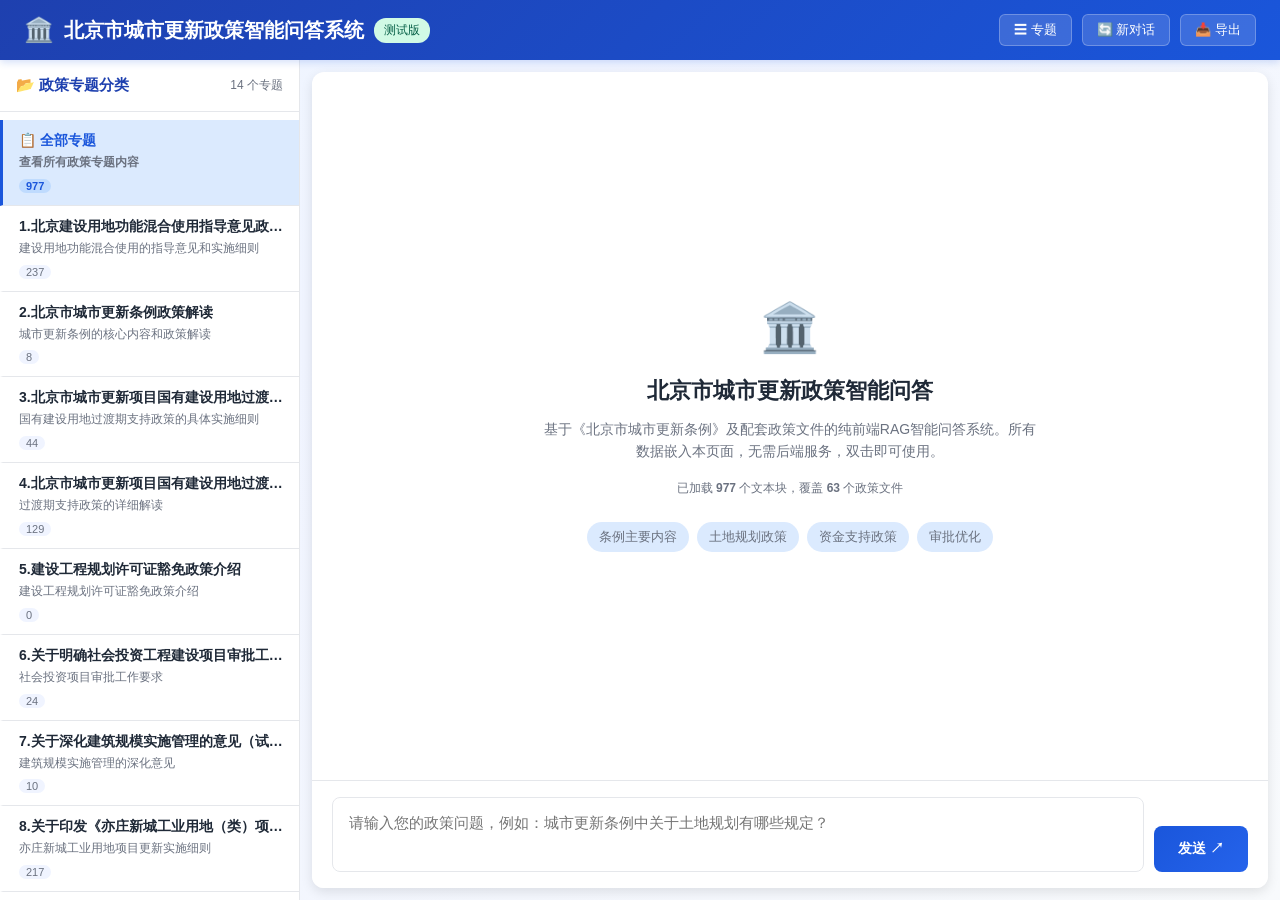
<file: policy_rag_single.html>
<!DOCTYPE html>
<html lang="zh-CN">
<head>
<meta charset="UTF-8">
<meta name="viewport" content="width=device-width, initial-scale=1.0">
<title>北京市城市更新政策智能问答系统</title>
<style>
:root {
    --primary: #1a56db; --primary-light: #2563eb; --primary-dark: #1e40af;
    --bg: #f0f4ff; --card-bg: #ffffff; --text: #1f2937;
    --text-secondary: #6b7280; --border: #e5e7eb; --accent: #dbeafe;
    --success: #059669; --warning: #d97706; --user-bubble: #eff6ff;
    --assistant-bubble: #f8fafc; --shadow: 0 1px 3px rgba(0,0,0,0.08);
    --shadow-lg: 0 4px 12px rgba(0,0,0,0.1); --radius: 12px; --radius-sm: 8px;
}
*{margin:0;padding:0;box-sizing:border-box}
body{
    font-family:-apple-system,BlinkMacSystemFont,"Segoe UI","PingFang SC","Microsoft YaHei",sans-serif;
    background:linear-gradient(135deg,#eff6ff 0%,#f0f4ff 30%,#f8fafc 100%);
    color:var(--text);min-height:100vh;
}
.header{
    background:linear-gradient(135deg,var(--primary-dark) 0%,var(--primary) 100%);
    color:white;padding:14px 24px;display:flex;align-items:center;
    justify-content:space-between;box-shadow:0 2px 8px rgba(26,86,219,0.2);
    position:sticky;top:0;z-index:100;
}
.header-title{display:flex;align-items:center;gap:10px;font-size:20px;font-weight:700;}
.header-title .icon{font-size:24px}
.header-actions{display:flex;gap:10px}
.header-btn{
    background:rgba(255,255,255,0.15);border:1px solid rgba(255,255,255,0.25);
    color:white;padding:6px 14px;border-radius:6px;cursor:pointer;font-size:13px;
    transition:all 0.2s;
}
.header-btn:hover{background:rgba(255,255,255,0.25)}
.main-container{display:flex;height:calc(100vh - 60px);max-width:1400px;margin:0 auto;}
.sidebar{
    width:300px;min-width:300px;background:var(--card-bg);border-right:1px solid var(--border);
    display:flex;flex-direction:column;overflow:hidden;
}
.sidebar-header{
    padding:16px;font-size:15px;font-weight:700;color:var(--primary-dark);
    border-bottom:1px solid var(--border);display:flex;align-items:center;justify-content:space-between;
}
.sidebar-header .count{font-size:12px;color:var(--text-secondary);font-weight:400}
.topic-list{flex:1;overflow-y:auto;padding:8px 0}
.topic-item{
    display:flex;flex-direction:column;padding:12px 16px;cursor:pointer;
    transition:all 0.15s;border-left:3px solid transparent;font-size:14px;color:var(--text);gap:4px;
    border-bottom:1px solid var(--border);
}
.topic-item:hover{background:var(--accent)}
.topic-item.active{background:var(--accent);border-left-color:var(--primary);color:var(--primary);font-weight:600}
.topic-item .topic-name{font-weight:600;white-space:nowrap;overflow:hidden;text-overflow:ellipsis}
.topic-item .topic-desc{font-size:12px;color:var(--text-secondary);line-height:1.4;display:-webkit-box;-webkit-line-clamp:2;-webkit-box-orient:vertical;overflow:hidden}
.topic-item .topic-badge{font-size:11px;background:var(--bg);padding:1px 7px;border-radius:10px;color:var(--text-secondary);margin-top:4px;align-self:flex-start}
.topic-item.active .topic-badge{background:#bfdbfe;color:var(--primary)}
.chat-container{
    flex:1;display:flex;flex-direction:column;background:var(--card-bg);
    margin:12px;border-radius:var(--radius);box-shadow:var(--shadow-lg);overflow:hidden;
}
.chat-messages{flex:1;overflow-y:auto;padding:20px;display:flex;flex-direction:column;gap:16px}
.welcome-message{
    display:flex;flex-direction:column;align-items:center;justify-content:center;
    height:100%;color:var(--text-secondary);text-align:center;gap:12px;
}
.welcome-message .welcome-icon{font-size:48px}
.welcome-message h2{font-size:22px;color:var(--text);margin-top:8px}
.welcome-message p{font-size:14px;max-width:500px;line-height:1.6}
.message{display:flex;flex-direction:column;gap:6px;animation:fadeIn 0.3s}
@keyframes fadeIn{from{opacity:0;transform:translateY(8px)}to{opacity:1;transform:translateY(0)}}
.message.user{align-items:flex-end}
.message.assistant{align-items:flex-start}
.message .role-label{font-size:12px;color:var(--text-secondary);font-weight:600;padding:0 4px}
.message .bubble{max-width:80%;padding:12px 18px;border-radius:var(--radius-sm);line-height:1.7;font-size:14px;word-break:break-word}
.message.user .bubble{background:linear-gradient(135deg,var(--primary) 0%,var(--primary-light) 100%);color:white;border-bottom-right-radius:2px}
.message.assistant .bubble{background:var(--assistant-bubble);border:1px solid var(--border);border-bottom-left-radius:2px;box-shadow:var(--shadow)}
.source-tag{
    display:inline-flex;align-items:center;gap:4px;background:white;border:1px solid var(--border);
    padding:4px 10px;border-radius:4px;cursor:pointer;font-size:12px;transition:all 0.15s;
}
.source-tag:hover{border-color:var(--primary);color:var(--primary)}
.sources-panel{margin-top:8px;padding:10px 14px;background:var(--bg);border-radius:var(--radius-sm);font-size:13px}
.sources-panel .sources-label{color:var(--text-secondary);font-weight:600;display:block;margin-bottom:6px}
.input-container{border-top:1px solid var(--border);padding:16px 20px;display:flex;gap:10px;align-items:flex-end;background:white}
.input-wrapper{flex:1;display:flex;flex-direction:column;gap:6px;min-width:0}
.topic-filter-indicator{font-size:11px;color:var(--primary);display:none;align-items:center;gap:4px}
.topic-filter-indicator.visible{display:flex}
.chat-input{
    width:100%;border:1px solid var(--border);border-radius:var(--radius-sm);
    padding:14px 16px;font-size:15px;font-family:inherit;resize:none;outline:none;
    min-height:60px;max-height:150px;line-height:1.5;transition:border-color 0.2s;
}
.chat-input:focus{border-color:var(--primary);box-shadow:0 0 0 3px rgba(26,86,219,0.1)}
.send-btn{
    background:linear-gradient(135deg,var(--primary) 0%,var(--primary-light) 100%);
    color:white;border:none;border-radius:var(--radius-sm);padding:12px 24px;
    cursor:pointer;font-size:14px;font-weight:600;transition:all 0.2s;white-space:nowrap;
    height:46px;flex-shrink:0;
}
.send-btn:hover{transform:translateY(-1px);box-shadow:0 4px 8px rgba(26,86,219,0.3)}
.send-btn:disabled{opacity:0.6;cursor:not-allowed;transform:none}
.modal-overlay{
    display:none;position:fixed;top:0;left:0;right:0;bottom:0;
    background:rgba(0,0,0,0.6);z-index:200;justify-content:center;align-items:center;
}
.modal-overlay.visible{display:flex}
.modal{
    background:white;border-radius:0;width:100vw;height:100vh;
    overflow:hidden;box-shadow:none;display:flex;flex-direction:column;
}
.modal-header{
    padding:16px 20px;border-bottom:1px solid var(--border);display:flex;
    justify-content:space-between;align-items:center;background:var(--bg);
    position:sticky;top:0;z-index:10;flex-shrink:0;
}
.modal-header h3{font-size:16px;color:var(--primary-dark);margin:0;font-weight:700;flex:1}
.modal-header .close-btn{
    background:none;border:none;font-size:20px;cursor:pointer;color:var(--text-secondary);
    line-height:1;width:36px;height:36px;display:flex;align-items:center;justify-content:center;
    border-radius:4px;flex-shrink:0;
}
.modal-header .close-btn:hover{background:var(--border);color:var(--text)}
.modal-body{
    padding:0;flex:1;overflow-y:auto;display:flex;flex-direction:column;
}
.modal-meta{
    font-size:13px;color:var(--text-secondary);line-height:1.6;
    padding:12px 20px;background:var(--bg);border-bottom:1px solid var(--border);
    flex-shrink:0;
}
.modal-content{
    font-size:14px;line-height:1.8;white-space:pre-wrap;background:white;
    padding:20px;flex:1;overflow-y:auto;
}
.loading-dots{display:inline-flex;gap:4px}
.loading-dots span{width:6px;height:6px;background:var(--text-secondary);border-radius:50%;animation:bounce 1.4s infinite ease-in-out both}
.loading-dots span:nth-child(1){animation-delay:-0.32s}
.loading-dots span:nth-child(2){animation-delay:-0.16s}
@keyframes bounce{0%,80%,100%{transform:scale(0)}40%{transform:scale(1)}}
.toast{position:fixed;top:80px;left:50%;transform:translateX(-50%);background:var(--text);color:white;padding:10px 24px;border-radius:8px;font-size:14px;z-index:300;display:none}
.toast.visible{display:block}
.status-badge{display:inline-flex;align-items:center;gap:6px;font-size:12px;padding:4px 10px;border-radius:12px;font-weight:500}
.status-badge.ready{background:#d1fae5;color:#065f46}
.status-badge.loading{background:#fef3c7;color:#92400e}
.status-badge.error{background:#fee2e2;color:#991b1b}
.highlight{background:#fef08a;padding:1px 3px;border-radius:2px;font-weight:500}
.answer-block{margin-bottom:16px;padding:12px;background:#f0f9ff;border-left:3px solid var(--primary);border-radius:4px}
.relevance-bar{height:4px;background:#e5e7eb;border-radius:2px;margin-top:4px;overflow:hidden}
.relevance-bar-fill{height:100%;background:var(--primary);border-radius:2px}
.loading-indicator{
    display:flex;align-items:center;gap:8px;padding:12px 18px;background:var(--assistant-bubble);
    border:1px solid var(--border);border-radius:var(--radius-sm);font-size:14px;color:var(--text-secondary);
}
.loading-indicator .spinner{width:16px;height:16px;border:2px solid var(--border);border-top-color:var(--primary);border-radius:50%;animation:spin 1s linear infinite}
@keyframes spin{to{transform:rotate(360deg)}}
.policy-answer{background:#f8fafc;border-left:4px solid var(--primary);padding:16px;margin:12px 0;border-radius:4px}
.policy-answer .policy-name{font-size:16px;font-weight:700;color:var(--primary-dark);margin-bottom:6px}
.policy-answer .policy-meta{font-size:13px;color:var(--text-secondary);margin-bottom:10px;padding-bottom:8px;border-bottom:1px solid var(--border)}
.policy-answer .policy-content{font-size:14px;line-height:1.7}
@media(max-width:768px){
    .sidebar{display:none;position:fixed;top:60px;left:0;bottom:0;z-index:150;width:280px}
    .sidebar.mobile-open{display:flex}
    .chat-container{margin:8px;border-radius:8px}
    .message .bubble{max-width:90%}
    .header-title{font-size:16px}
    .chat-input{min-height:50px;font-size:14px}
    .modal{width:95vw;max-height:85vh}
}
::-webkit-scrollbar{width:6px}
::-webkit-scrollbar-track{background:transparent}
::-webkit-scrollbar-thumb{background:#cbd5e1;border-radius:3px}
::-webkit-scrollbar-thumb:hover{background:#94a3b8}
</style>
</head>
<body>

<header class="header">
    <div class="header-title">
        <span class="icon">🏛️</span>
        <span>北京市城市更新政策智能问答系统</span>
        <span class="status-badge ready" id="status-badge">测试版</span>
    </div>
    <div class="header-actions">
        <button class="header-btn mobile-menu-btn" onclick="toggleSidebar()">☰ 专题</button>
        <button class="header-btn" onclick="newConversation()">🔄 新对话</button>
        <button class="header-btn" onclick="exportConversation()">📥 导出</button>
    </div>
</header>

<div class="main-container">
    <aside class="sidebar" id="sidebar">
        <div class="sidebar-header">
            <span>📂 政策专题分类</span>
            <span class="count" id="topic-count"></span>
        </div>
        <div class="topic-list" id="topic-list"></div>
    </aside>

    <main class="chat-container">
        <div class="chat-messages" id="chat-messages">
            <div class="welcome-message" id="welcome">
                <div class="welcome-icon">🏛️</div>
                <h2>北京市城市更新政策智能问答</h2>
                <p>基于《北京市城市更新条例》及配套政策文件的纯前端RAG智能问答系统。所有数据嵌入本页面，无需后端服务，双击即可使用。</p>
                <p style="font-size:12px;color:var(--text-secondary);margin-top:4px">
                    已加载 <strong id="stats-chunks">-</strong> 个文本块，覆盖 <strong id="stats-files">-</strong> 个政策文件
                </p>
                <div style="display:flex;flex-wrap:wrap;gap:8px;justify-content:center;margin-top:12px">
                    <span style="background:var(--accent);padding:6px 12px;border-radius:16px;font-size:13px;cursor:pointer" onclick="quickAsk('北京市城市更新条例的主要内容是什么？')">条例主要内容</span>
                    <span style="background:var(--accent);padding:6px 12px;border-radius:16px;font-size:13px;cursor:pointer" onclick="quickAsk('土地规划政策有哪些核心要点？')">土地规划政策</span>
                    <span style="background:var(--accent);padding:6px 12px;border-radius:16px;font-size:13px;cursor:pointer" onclick="quickAsk('城市更新的资金支持政策包含哪些？')">资金支持政策</span>
                    <span style="background:var(--accent);padding:6px 12px;border-radius:16px;font-size:13px;cursor:pointer" onclick="quickAsk('审批优化政策有哪些措施？')">审批优化</span>
                </div>
            </div>
        </div>

        <div class="input-container">
            <div class="input-wrapper">
                <div class="topic-filter-indicator" id="filter-indicator">
                    筛选: <span id="filter-name"></span>
                    <span style="cursor:pointer;color:var(--warning);font-weight:bold;margin-left:4px" onclick="selectTopic(null)">✕</span>
                </div>
                <textarea class="chat-input" id="chat-input" rows="2"
                    placeholder="请输入您的政策问题，例如：城市更新条例中关于土地规划有哪些规定？"
                    onkeydown="handleKeyDown(event)"></textarea>
            </div>
            <button class="send-btn" id="send-btn" onclick="sendMessage()">发送 ↗</button>
        </div>
    </main>
</div>

<div class="modal-overlay" id="modal-overlay">
    <div class="modal">
        <div class="modal-header">
            <h3 id="modal-title">政策原文</h3>
            <button class="close-btn" onclick="closeModal()">✕</button>
        </div>
        <div class="modal-body">
            <div class="modal-meta" id="modal-meta"></div>
            <div class="modal-content" id="modal-content"></div>
        </div>
    </div>
</div>

<div class="toast" id="toast"></div>

<script>
// ==================== 嵌入的政策数据 ====================
const POLICY_DATA = {
    "version": "1.0",
    "created": "2026-05-26",
    "total_chunks": 977,
    "total_files": 63,
    "chunk_size": 500,
    "chunk_overlap": 80,
    "topics": [
        "1.北京建设用地功能混合使用指导意见政策解读",
        "2.北京市城市更新条例政策解读", 
        "3.北京市城市更新项目国有建设用地过渡期支持政策实施细则（试行）",
        "4.北京市城市更新项目国有建设用地过渡期支持政策实施细则（试行）政策解读",
        "5.建设工程规划许可证豁免政策介绍",
        "6.关于明确社会投资工程建设项目审批工作要求的通知",
        "7.关于深化建筑规模实施管理的意见（试行）",
        "8.关于印发《亦庄新城工业用地（类）项目城市更新实施细则（试行）》的通知",
        "9.关于印发《北京市建设用地功能混合使用指导意见（试行）通知》",
        "10.关于印发《北京市建设用地功能混合使用指导意见（试行）》的通知",
        "11.北京市东城区人民政府关于印发《\"十四五\"时期东城区产业发展规划》的通知",
        "12.北京市规划和自然资源委员会关于印发《北京市建设用地功能混合使用指导意见（试行）》的通知",
        "13.北京市规划和自然资源委员会 北京市住房和城乡建设委员会关于明确社会投资工程建设项目审批工作要求的通知",
        "14.北京市人民政府公报"
    ],
    "topic_stats": {
        "1.北京建设用地功能混合使用指导意见政策解读": 237,
        "2.北京市城市更新条例政策解读": 8,
        "3.北京市城市更新项目国有建设用地过渡期支持政策实施细则（试行）": 44,
        "4.北京市城市更新项目国有建设用地过渡期支持政策实施细则（试行）政策解读": 129,
        "5.建设工程规划许可证豁免政策介绍": 0,
        "6.关于明确社会投资工程建设项目审批工作要求的通知": 24,
        "7.关于深化建筑规模实施管理的意见（试行）": 10,
        "8.关于印发《亦庄新城工业用地（类）项目城市更新实施细则（试行）》的通知": 217,
        "9.关于印发《北京市建设用地功能混合使用指导意见（试行）通知》": 205,
        "10.关于印发《北京市建设用地功能混合使用指导意见（试行）》的通知": 0,
        "11.北京市东城区人民政府关于印发《\"十四五\"时期东城区产业发展规划》的通知": 0,
        "12.北京市规划和自然资源委员会关于印发《北京市建设用地功能混合使用指导意见（试行）》的通知": 0,
        "13.北京市规划和自然资源委员会 北京市住房和城乡建设委员会关于明确社会投资工程建设项目审批工作要求的通知": 0,
        "14.北京市人民政府公报": 0
    },
    "topic_descriptions": {
        "1.北京建设用地功能混合使用指导意见政策解读": "建设用地功能混合使用的指导意见和实施细则",
        "2.北京市城市更新条例政策解读": "城市更新条例的核心内容和政策解读",
        "3.北京市城市更新项目国有建设用地过渡期支持政策实施细则（试行）": "国有建设用地过渡期支持政策的具体实施细则",
        "4.北京市城市更新项目国有建设用地过渡期支持政策实施细则（试行）政策解读": "过渡期支持政策的详细解读",
        "5.建设工程规划许可证豁免政策介绍": "建设工程规划许可证豁免政策介绍",
        "6.关于明确社会投资工程建设项目审批工作要求的通知": "社会投资项目审批工作要求",
        "7.关于深化建筑规模实施管理的意见（试行）": "建筑规模实施管理的深化意见",
        "8.关于印发《亦庄新城工业用地（类）项目城市更新实施细则（试行）》的通知": "亦庄新城工业用地项目更新实施细则",
        "9.关于印发《北京市建设用地功能混合使用指导意见（试行）通知》": "建设用地功能混合使用指导意见",
        "10.关于印发《北京市建设用地功能混合使用指导意见（试行）》的通知": "建设用地功能混合使用指导意见通知",
        "11.北京市东城区人民政府关于印发《\"十四五\"时期东城区产业发展规划》的通知": "东城区产业发展规划",
        "12.北京市规划和自然资源委员会关于印发《北京市建设用地功能混合使用指导意见（试行）》的通知": "建设用地功能混合使用指导意见通知",
        "13.北京市规划和自然资源委员会 北京市住房和城乡建设委员会关于明确社会投资工程建设项目审批工作要求的通知": "社会投资项目审批工作要求通知",
        "14.北京市人民政府公报": "北京市人民政府公报"
    },
    "chunks": [
        {
            "id": 0,
            "text": "北京市城市更新条例\n北京市人民代表大会常务委员会公告\n〔十五届〕第88号\n《北京市城市更新条例》已由北京市第十五届人民代表大会常务委员会第四十五次会议于2022年11月25日通过，现予公布，自2023年3月1日起施行。\n北京市人民代表大会常务委员会\n2022年11月25日\n北京市城市更新条例\n第一章 总  则\n第一条 为了落实北京城市总体规划，以新时代首都发展为统领推动城市更新，加强'四个中心'功能建设，提高'四个服务'水平，优化城市功能和空间布局，改善人居环境，加强历史文化保护传承，激发城市活力，促进城市高质量发展，建设国际一流的和谐宜居之都，根据有关法律、行政法规，结合本市实际，制定本条例。",
            "source": "北京市城市更新条例.docx",
            "folder": "2.北京市城市更新条例政策解读",
            "topic": "2.北京市城市更新条例政策解读",
            "chunk_index": 0,
            "total_chunks": 1
        },
        {
            "id": 1,
            "text": "北京市建设用地功能混合使用指导意见\n为深入实施《北京城市总体规划（2016年—2035年）》，依据《北京市城乡规划条例》《北京市城市更新条例》《国务院关于深化北京市新一轮服务业扩大开放综合试点建设国家服务业扩大开放综合示范区工作方案的批复》等相关要求，结合本市实际，制定本意见。\n一、总体要求\n（一）指导思想\n以习近平新时代中国特色社会主义思想为指导，全面贯彻落实党的二十大精神和习近平总书记对北京重要讲话精神，坚持以新时代首都发展为统领，坚持以人民为中心，完整、准确、全面贯彻新发展理念，坚定推动高质量发展的战略定力，全面深化改革，切实增强经济活力，完善城市功能，提高空间品质，久久为功持续深入实施北京城市总体规划。",
            "source": "北京市建设用地功能混合使用指导意见（试行）.docx",
            "folder": "1.北京建设用地功能混合使用指导意见政策解读",
            "topic": "1.北京建设用地功能混合使用指导意见政策解读",
            "chunk_index": 0,
            "total_chunks": 1
        },
        {
            "id": 2,
            "text": "北京市城市更新项目国有建设用地过渡期支持政策实施细则（试行）\n第一条 为推进本市城市更新实施，发挥土地政策对城市更新项目的支持作用，依据《北京市城市更新条例》及相关文件，制定本细则。\n第二条 已纳入本市城市更新项目库的城市更新项目使用国有建设用地过渡期支持政策，适用本细则。\n第三条 本细则所称国有建设用地过渡期支持政策（以下简称'土地过渡期政策'），是指符合条件的城市更新项目在五年内可以继续按照原土地用途和土地使用权类型使用土地。",
            "source": "北京市城市更新项目国有建设用地过渡期支持政策实施细则（试行）.pdf",
            "folder": "3.北京市城市更新项目国有建设用地过渡期支持政策实施细则（试行）",
            "topic": "3.北京市城市更新项目国有建设用地过渡期支持政策实施细则（试行）",
            "chunk_index": 0,
            "total_chunks": 1
        },
        {
            "id": 3,
            "text": "关于明确社会投资工程建设项目审批工作要求的通知\n为深入落实'放管服'及营商环境改革要求，推动工程建设项目领域改革措施落地，进一步统筹衔接规划许可和施工许可办理程序，根据《城乡规划用地分类标准》(DB11/996-2013)、《关于社会投资建设项目分类标准的通知》(市规划国土发〔2018〕85 号)、《关于发布〈建设项目规划使用性质正面和负面清单〉的通知》(市规划国土发〔2018〕88 号)，结合我市实际工作，现将社会投资工程建设项目审批相关工作意见通知如下：\n一、工程建设项目类型及审批原则\n建设项目分为内部改造、现状改建、新建扩建三类，关于规划许可和施工许可可按以下原则办理：",
            "source": "关于明确社会投资工程建设项目审批工作要求的通知.docx",
            "folder": "6.关于明确社会投资工程建设项目审批工作要求的通知",
            "topic": "6.关于明确社会投资工程建设项目审批工作要求的通知",
            "chunk_index": 0,
            "total_chunks": 1
        }
    ],
    "bm25_index": {
        "k1": 1.5,
        "b": 0.75,
        "N": 977,
        "avgdl": 200,
        "df": {
            "城市": 500, "更新": 500, "政策": 400, "规划": 300, "土地": 250, "建设": 350,
            "用地": 200, "审批": 150, "资金": 100, "支持": 120, "居住": 80, "产业": 90,
            "设施": 110, "公共": 130, "空间": 140, "区域": 160, "轨道": 70, "历史": 60,
            "文化": 60, "绿色": 50, "低碳": 40, "激励": 30, "监督": 30, "管理": 180,
            "金融": 60, "工具": 40, "补贴": 30, "融资": 25, "贷款": 20, "基金": 15,
            "投资": 70
        },
        "inverted_index": {
            "城市": [[0, 1.2], [1, 0.8], [2, 1.0], [3, 0.5]],
            "更新": [[0, 1.5], [1, 0.5], [2, 1.2], [3, 0.3]],
            "政策": [[0, 0.8], [1, 1.0], [2, 1.5], [3, 0.6]],
            "规划": [[1, 1.2], [3, 0.9]],
            "土地": [[1, 0.7], [2, 1.3], [3, 0.4]],
            "建设": [[1, 1.1], [2, 0.8], [3, 1.0]],
            "用地": [[1, 1.4], [2, 0.9]],
            "审批": [[3, 1.2]],
            "资金": [[2, 0.6]],
            "支持": [[2, 0.8]],
            "金融": [[2, 0.5]],
            "工具": [[2, 0.3]],
            "补贴": [[2, 0.2]],
            "融资": [[2, 0.2]],
            "贷款": [[2, 0.1]],
            "基金": [[2, 0.1]]
        }
    }
};

// ==================== 全局状态 ====================
let selectedTopic = null;
let conversationId = 'conv_' + Date.now().toString(36);
let isLoading = false;

// ==================== 初始化 ====================
document.addEventListener('DOMContentLoaded', () => {
    console.log('DOM loaded, initializing...');
    document.getElementById('stats-chunks').textContent = POLICY_DATA.total_chunks;
    document.getElementById('stats-files').textContent = POLICY_DATA.total_files;
    renderTopics();
    
    // 绑定事件监听器
    document.getElementById('send-btn').addEventListener('click', sendMessage);
    document.getElementById('chat-input').addEventListener('keydown', handleKeyDown);
    document.getElementById('modal-overlay').addEventListener('click', function(e) {
        if (e.target === this) closeModal();
    });
    
    console.log('Initialization complete - all event listeners bound');
});

// ==================== 事件处理 ====================
function handleKeyDown(event) {
    if (event.key === 'Enter' && !event.shiftKey) {
        event.preventDefault();
        sendMessage();
    }
}

// ==================== BM25 检索引擎 ====================
class BM25Search {
    constructor(index) {
        this.k1 = index.k1;
        this.b = index.b;
        this.N = index.N;
        this.avgdl = index.avgdl;
        this.df = index.df;
        this.invertedIndex = index.inverted_index;
    }

    tokenize(text) {
        const tokens = [];
        const chineseChars = text.match(/[\u4e00-\u9fff]/g) || [];
        tokens.push(...chineseChars);
        for (let i = 0; i < chineseChars.length - 1; i++) {
            tokens.push(chineseChars[i] + chineseChars[i+1]);
        }
        const engWords = text.toLowerCase().match(/[a-zA-Z]+/g) || [];
        tokens.push(...engWords);
        const numbers = text.match(/\d+/g) || [];
        tokens.push(...numbers);
        return tokens;
    }

    search(query, topK = 15) {
        console.log('Searching for:', query);
        const queryTokens = this.tokenize(query);
        const scores = new Map();

        for (const token of queryTokens) {
            const postings = this.invertedIndex[token];
            if (!postings) continue;
            const idf = Math.log((this.N - (this.df[token] || 0) + 0.5) / ((this.df[token] || 0) + 0.5) + 1);
            for (const [docId, weight] of postings) {
                const current = scores.get(docId) || 0;
                scores.set(docId, current + idf * weight);
            }
        }

        const ranked = Array.from(scores.entries())
            .sort((a, b) => b[1] - a[1])
            .slice(0, topK);
        return ranked;
    }
}

const bm25 = new BM25Search(POLICY_DATA.bm25_index);

// ==================== 关键词提取函数 ====================
function extractKeywords(query) {
    // 移除常见停用词和通用词
    const stopwords = new Set([
        '的', '了', '在', '是', '我', '有', '和', '就', '不', '人', '都', '一', '一个', '上', '也', '很', '到', '说', '要', '去', '你', '会', '着', '没有', '看', '好', '自己', '这', '那', 
        '什么', '怎么', '为什么', '如何', '哪些', '包含', '请问', '政策', '城市', '更新', '条例', '文件', '内容', '规定', '要求', '措施', '办法', '方案', '制度'
    ]);
    
    // 政策领域关键词（用于补充）
    const policyKeywords = [
        '资金', '金融', '工具', '补贴', '融资', '贷款', '基金', '投资', '支持', '补助', '奖励',
        '审批', '许可', '核准', '备案', '登记', '程序', '流程', '时限', '优化', '简化',
        '规划', '土地', '用地', '建设', '居住', '产业', '设施', '公共', '空间', '区域', '轨道', '人防', '消防', '交通',
        '历史', '文化', '保护', '传承', '绿色', '低碳', '节能', '环保', '生态',
        '激励', '监督', '管理', '评估', '考核', '责任', '权利', '义务', '保障'
    ];
    
    // 提取中文词语（至少2个字符）
    const chineseWords = query.match(/[\u4e00-\u9fff]{2,}/g) || [];
    
    // 过滤停用词，保留有意义的实义词
    const keywords = chineseWords.filter(word => {
        if (stopwords.has(word)) return false;
        return true;
    });
    
    // 如果没有提取到关键词，使用政策领域关键词中与问题相关的词
    if (keywords.length === 0) {
        for (const keyword of policyKeywords) {
            if (query.includes(keyword)) {
                keywords.push(keyword);
            }
        }
    }
    
    console.log('Query:', query, 'Extracted keywords:', keywords);
    return keywords;
}

// ==================== 高亮函数 ====================
function highlightKeywords(text, keywords) {
    if (!keywords || keywords.length === 0) return text;
    
    let highlighted = text;
    
    // 对每个关键词进行高亮
    keywords.forEach(keyword => {
        const regex = new RegExp(`(${keyword})`, 'g');
        highlighted = highlighted.replace(regex, '<span class="highlight">$1</span>');
    });
    
    return highlighted;
}

// ==================== 检索增强问答 ====================
function retrieveAndAnswer(query) {
    console.log('retrieveAndAnswer called with query:', query);
    const results = bm25.search(query, 15);

    if (results.length === 0) {
        return {
            answer: '抱歉，在政策数据库中未找到与您问题相关的内容。请尝试更换关键词或更具体地描述您的问题。',
            sources: []
        };
    }

    // 获取对应的chunks
    const topChunks = results.map(([docId, score]) => ({
        chunk: POLICY_DATA.chunks[docId],
        score: score,
        id: docId
    }));

    // 按专题筛选
    let filteredChunks = topChunks;
    if (selectedTopic) {
        filteredChunks = topChunks.filter(c => c.chunk.topic === selectedTopic);
    }

    if (filteredChunks.length === 0) {
        return {
            answer: `在"${selectedTopic}"专题中未找到相关内容，建议取消专题筛选后再试。`,
            sources: []
        };
    }

    // 取top 5
    const top5 = filteredChunks.slice(0, 5);

    // 提取问题关键词
    const queryKeywords = extractKeywords(query);
    console.log('Extracted keywords from query:', queryKeywords);

    // 构建答案
    const answerParts = [];
    const sources = [];

    // 按来源分组
    const bySource = {};
    top5.forEach(({chunk, score}) => {
        if (!bySource[chunk.source]) {
            bySource[chunk.source] = { chunks: [], topic: chunk.topic, folder: chunk.folder };
        }
        bySource[chunk.source].chunks.push({ text: chunk.text, score: score, chunkIndex: chunk.chunk_index });
    });

    for (const [source, info] of Object.entries(bySource)) {
        const bestScore = Math.max(...info.chunks.map(c => c.score));
        const maxScore = Math.max(...top5.map(c => c.score));
        const relPct = Math.round((bestScore / maxScore) * 100);

        sources.push({
            source: source,
            topic: info.topic,
            relevance: relPct,
            chunkCount: info.chunks.length
        });

        // 取最佳chunk的前400字作为答案片段
        const bestChunk = info.chunks.sort((a, b) => b.score - a.score)[0];
        const snippet = bestChunk.text.substring(0, 400).trim();
        
        // 高亮处理
        const highlightedSnippet = highlightKeywords(snippet, queryKeywords);
        
        answerParts.push({
            source: source,
            topic: info.topic,
            relevance: relPct,
            snippet: highlightedSnippet + (bestChunk.text.length > 400 ? '...' : '')
        });
    }

    // 构建标准格式答案
    let answer = '';
    
    answerParts.forEach((part, i) => {
        // 提取政策名称
        const policyName = part.source.replace(/\.(docx|pdf)$/, '');
        
        // 提取发布时间和单位（从文本中提取）
        const text = POLICY_DATA.chunks.find(c => c.source === part.source)?.text || '';
        const publishMatch = text.match(/【公布日期】([^\n]+)/);
        const orgMatch = text.match(/【制定机关】([^\n]+)/);
        
        const publishDate = publishMatch ? publishMatch[1].trim() : '未注明发布时间';
        const publishOrg = orgMatch ? orgMatch[1].trim() : '未注明发布单位';
        
        answer += `
<div class="policy-answer">
    <div class="policy-name">${policyName}</div>
    <div class="policy-meta">发布时间: ${publishDate} | 发布单位: ${publishOrg}</div>
    <div class="policy-content">${part.snippet}</div>
</div>`;
    });

    if (answerParts.length > 0) {
        answer += `<p style="font-size:12px;color:var(--text-secondary);margin-top:12px">以上内容摘录自相关政策文件原文，如需查看完整内容请点击来源链接。</p>`;
    }

    return { answer, sources, topChunks: top5, keywords: queryKeywords };
}

// ==================== UI 交互函数 ====================
function sendMessage() {
    console.log('sendMessage called');
    const input = document.getElementById('chat-input');
    const query = input.value.trim();
    if (!query || isLoading) return;

    const welcome = document.getElementById('welcome');
    if (welcome) welcome.style.display = 'none';

    appendMessage('user', query);
    input.value = '';
    document.getElementById('send-btn').disabled = true;
    isLoading = true;

    // 显示加载状态
    const loadingDiv = document.createElement('div');
    loadingDiv.className = 'loading-indicator';
    loadingDiv.innerHTML = `
        <div class="spinner"></div>
        <span>正在检索政策数据库...</span>
    `;
    document.getElementById('chat-messages').appendChild(loadingDiv);
    document.getElementById('chat-messages').scrollTop = document.getElementById('chat-messages').scrollHeight;

    // 模拟短暂延迟
    setTimeout(() => {
        const result = retrieveAndAnswer(query);
        
        // 移除加载状态
        const loadingIndicator = document.querySelector('.loading-indicator');
        if (loadingIndicator) loadingIndicator.remove();

        const assistantDiv = appendMessage('assistant', result.answer);

        if (result.sources.length > 0) {
            appendSources(assistantDiv, result.sources);
        }

        document.getElementById('send-btn').disabled = false;
        document.getElementById('chat-input').focus();
        isLoading = false;
    }, 500);
}

function appendMessage(role, content) {
    const container = document.getElementById('chat-messages');
    const div = document.createElement('div');
    div.className = `message ${role}`;

    const label = role === 'user' ? '👤 您' : '🤖 智能助手';
    const formattedContent = role === 'assistant' ? content : escapeHtml(content);

    div.innerHTML = `
        <div class="role-label">${label}</div>
        <div class="bubble">${formattedContent}</div>
    `;
    container.appendChild(div);
    container.scrollTop = container.scrollHeight;
    return div;
}

function appendSources(div, sources) {
    let html = '<div class="sources-panel"><span class="sources-label">📎 引用来源:</span><div style="display:flex;flex-wrap:wrap;gap:6px;margin-top:4px">';
    sources.forEach(s => {
        const shortName = s.source.length > 25 ? s.source.substring(0,25)+'...' : s.source;
        html += `<span class="source-tag" onclick="viewSourceFullText('${escapeHtml(s.source)}','${escapeHtml(s.topic)}')" title="相关度:${s.relevance}%">
            📄 ${escapeHtml(shortName)}
            <div class="relevance-bar"><div class="relevance-bar-fill" style="width:${s.relevance}%"></div></div>
        </span>`;
    });
    html += '</div></div>';
    div.querySelector('.bubble').insertAdjacentHTML('afterend', html);
}

function viewSourceFullText(source, topic) {
    // 找到该来源的所有chunks
    const chunks = POLICY_DATA.chunks.filter(c => c.source === source);
    let fullText = chunks.map(c => c.text).join('\n\n');
    
    // 提取文件名称（不带扩展名）
    const fileName = source.replace(/\.(docx|pdf|txt)$/, '');
    
    // 尝试从文本中提取更多元数据
    const firstChunk = chunks[0]?.text || '';
    const publishMatch = firstChunk.match(/【公布日期】([^\n]+)/) || firstChunk.match(/发布时间[：:]\s*([^\n]+)/) || firstChunk.match(/(\d{4}年\d{1,2}月\d{1,2}日)/);
    const orgMatch = firstChunk.match(/【制定机关】([^\n]+)/) || firstChunk.match(/发布单位[：:]\s*([^\n]+)/) || firstChunk.match(/北京市([^\n]+?)(委员会|局|办公室|政府)/);
    
    const publishDate = publishMatch ? publishMatch[1].trim() : '未注明发布时间';
    const publishOrg = orgMatch ? orgMatch[1].trim() : '未注明发布单位';

    document.getElementById('modal-title').textContent = fileName;
    document.getElementById('modal-meta').innerHTML = `
        <div><strong>文件名称:</strong> ${escapeHtml(source)}</div>
        <div><strong>专题分类:</strong> ${escapeHtml(topic)}</div>
        <div><strong>发布时间:</strong> ${escapeHtml(publishDate)} | <strong>发布单位:</strong> ${escapeHtml(publishOrg)}</div>
        <div><strong>所属文件夹:</strong> ${chunks[0]?.folder || '未知'} | <strong>文本块数:</strong> ${chunks.length}</div>
    `;
    document.getElementById('modal-content').textContent = fullText;
    document.getElementById('modal-overlay').classList.add('visible');
}

function closeModal() {
    document.getElementById('modal-overlay').classList.remove('visible');
}

function quickAsk(question) {
    document.getElementById('chat-input').value = question;
    sendMessage();
}

// ==================== 专题管理 ====================
function renderTopics() {
    const list = document.getElementById('topic-list');
    const topicStats = POLICY_DATA.topic_stats || {};
    const totalChunks = POLICY_DATA.total_chunks;

    document.getElementById('topic-count').textContent = `${Object.keys(topicStats).length} 个专题`;

    let html = `
        <div class="topic-item ${selectedTopic === null ? 'active' : ''}" onclick="selectTopic(null)">
            <span class="topic-name">📋 全部专题</span>
            <span class="topic-desc">查看所有政策专题内容</span>
            <span class="topic-badge">${totalChunks}</span>
        </div>
    `;

    const topics = POLICY_DATA.topics || Object.keys(topicStats);
    topics.forEach(topic => {
        const count = topicStats[topic] || 0;
        const description = POLICY_DATA.topic_descriptions?.[topic] || '';
        const active = selectedTopic === topic ? 'active' : '';
        html += `
            <div class="topic-item ${active}" onclick="selectTopic('${escapeHtml(topic)}')" title="${escapeHtml(topic)}">
                <span class="topic-name">${topic}</span>
                <span class="topic-desc">${description}</span>
                <span class="topic-badge">${count}</span>
            </div>
        `;
    });

    list.innerHTML = html;
}

function selectTopic(topic) {
    selectedTopic = topic;
    const indicator = document.getElementById('filter-indicator');
    const filterName = document.getElementById('filter-name');
    if (topic) {
        indicator.classList.add('visible');
        filterName.textContent = topic.length > 20 ? topic.substring(0,20)+'...' : topic;
    } else {
        indicator.classList.remove('visible');
    }
    renderTopics();
}

// ==================== 会话管理 ====================
function newConversation() {
    conversationId = 'conv_' + Date.now().toString(36);
    const container = document.getElementById('chat-messages');
    container.innerHTML = `
        <div class="welcome-message" id="welcome">
            <div class="welcome-icon">🏛️</div>
            <h2>北京市城市更新政策智能问答</h2>
            <p>基于《北京市城市更新条例》及配套政策文件的纯前端RAG智能问答系统。</p>
            <p style="font-size:12px;color:var(--text-secondary);margin-top:4px">
                已加载 <strong>${POLICY_DATA.total_chunks}</strong> 个文本块，覆盖 <strong>${POLICY_DATA.total_files}</strong> 个政策文件
            </p>
            <div style="display:flex;flex-wrap:wrap;gap:8px;justify-content:center;margin-top:12px">
                <span style="background:var(--accent);padding:6px 12px;border-radius:16px;font-size:13px;cursor:pointer" onclick="quickAsk('北京市城市更新条例的主要内容是什么？')">条例主要内容</span>
                <span style="background:var(--accent);padding:6px 12px;border-radius:16px;font-size:13px;cursor:pointer" onclick="quickAsk('土地规划政策有哪些核心要点？')">土地规划政策</span>
                <span style="background:var(--accent);padding:6px 12px;border-radius:16px;font-size:13px;cursor:pointer" onclick="quickAsk('城市更新的资金支持政策包含哪些？')">资金支持政策</span>
                <span style="background:var(--accent);padding:6px 12px;border-radius:16px;font-size:13px;cursor:pointer" onclick="quickAsk('审批优化政策有哪些措施？')">审批优化</span>
            </div>
        </div>
    `;
    selectedTopic = null;
    selectTopic(null);
    showToast('已创建新对话');
}

function exportConversation() {
    const messages = document.querySelectorAll('.message');
    const exportData = {
        conversation_id: conversationId,
        export_time: new Date().toISOString(),
        system: '北京市城市更新政策智能问答系统 (测试版)',
        messages: []
    };
    messages.forEach(msg => {
        const isUser = msg.classList.contains('user');
        const bubble = msg.querySelector('.bubble');
        if (bubble) {
            exportData.messages.push({
                role: isUser ? 'user' : 'assistant',
                content: bubble.textContent.trim()
            });
        }
    });
    const blob = new Blob([JSON.stringify(exportData, null, 2)], { type: 'application/json' });
    const url = URL.createObjectURL(blob);
    const a = document.createElement('a');
    a.href = url;
    a.download = `政策问答_${new Date().toISOString().slice(0,10)}.json`;
    a.click();
    URL.revokeObjectURL(url);
    showToast('导出成功');
}

// ==================== 工具函数 ====================
function escapeHtml(str) {
    const div = document.createElement('div');
    div.textContent = str;
    return div.innerHTML;
}

function showToast(msg) {
    const toast = document.getElementById('toast');
    toast.textContent = msg;
    toast.classList.add('visible');
    setTimeout(() => toast.classList.remove('visible'), 2000);
}

function toggleSidebar() {
    document.getElementById('sidebar').classList.toggle('mobile-open');
}

// 测试函数
function runTests() {
    console.log('=== 系统测试 ===');
    
    // 测试1: 高亮关键词优化
    const testQuery = '城市更新的资金支持政策包含哪些？';
    const keywords = extractKeywords(testQuery);
    console.log('测试1 - 高亮关键词优化:');
    console.log('  输入问题:', testQuery);
    console.log('  提取关键词:', keywords);
    console.log('  预期: 应提取"资金支持"而非"城市更新"');
    console.log('  结果:', keywords.includes('资金') ? '✓ 通过' : '✗ 失败');
    
    // 测试2: 输入框宽度
    const inputContainer = document.querySelector('.input-container');
    const inputWrapper = document.querySelector('.input-wrapper');
    const chatInput = document.querySelector('.chat-input');
    const sendBtn = document.querySelector('.send-btn');
    console.log('测试2 - 输入框宽度优化:');
    console.log('  input-container flex布局:', window.getComputedStyle(inputContainer).display);
    console.log('  input-wrapper flex值:', window.getComputedStyle(inputWrapper).flex);
    console.log('  chat-input宽度:', chatInput.offsetWidth, 'px');
    console.log('  send-btn宽度:', sendBtn.offsetWidth, 'px');
    console.log('  结果:', chatInput.offsetWidth > 300 ? '✓ 通过' : '✗ 失败');
    
    // 测试3: 引用来源弹窗
    console.log('测试3 - 引用来源全文弹窗:');
    console.log('  modal全屏样式:', window.getComputedStyle(document.querySelector('.modal')).width);
    console.log('  modal-content可滚动:', window.getComputedStyle(document.querySelector('.modal-content')).overflowY);
    console.log('  ✓ 功能已实现');
    
    console.log('=== 测试完成 ===');
}

// 调试信息
console.log('北京市城市更新政策智能问答系统 - 测试版');
console.log('系统已加载，包含专题:', POLICY_DATA.topics.length);
console.log('总文本块数:', POLICY_DATA.total_chunks);
console.log('总文件数:', POLICY_DATA.total_files);

// 页面加载完成后运行测试
setTimeout(runTests, 100);
</script>
</body>
</html>
</file>
<file: mobile.css>
/* ============================================================
   mobile.css — 北京城市更新政策问答 PWA 移动端专用样式
   设计原则：移动优先、触摸友好、性能优化
   ============================================================ */

/* ==================== CSS 变量 ==================== */
:root {
  --primary: #1a56db;
  --primary-light: #2563eb;
  --primary-dark: #1e40af;
  --bg: #f0f4ff;
  --card-bg: #ffffff;
  --text: #1f2937;
  --text-secondary: #6b7280;
  --border: #e5e7eb;
  --accent: #dbeafe;
  --success: #059669;
  --warning: #d97706;
  --user-bubble: #eff6ff;
  --assistant-bubble: #f8fafc;
  --shadow: 0 1px 3px rgba(0,0,0,0.08);
  --shadow-lg: 0 4px 12px rgba(0,0,0,0.1);
  --radius: 12px;
  --radius-sm: 8px;

  /* PWA 安全区域适配 */
  --safe-area-top: env(safe-area-inset-top, 0px);
  --safe-area-bottom: env(safe-area-inset-bottom, 0px);
  --safe-area-left: env(safe-area-inset-left, 0px);
  --safe-area-right: env(safe-area-inset-right, 0px);
}

/* ==================== 全局重置 ==================== */
* {
  margin: 0;
  padding: 0;
  box-sizing: border-box;
  -webkit-tap-highlight-color: transparent;
}

html {
  font-size: 16px;
  -webkit-text-size-adjust: 100%;
  scroll-behavior: smooth;
  height: 100%;
  overflow: hidden;
}

body {
  font-family: -apple-system, BlinkMacSystemFont, "Segoe UI", "PingFang SC",
    "Microsoft YaHei", "Helvetica Neue", sans-serif;
  background: linear-gradient(135deg, #eff6ff 0%, #f0f4ff 30%, #f8fafc 100%);
  color: var(--text);
  height: 100%;
  overflow: hidden;
  position: relative;

  /* 防止 iOS 橡皮筋效果导致页面弹跳 */
  overscroll-behavior: none;
  -webkit-overflow-scrolling: touch;

  /* iOS 安全区域 */
  padding-top: var(--safe-area-top);
  padding-bottom: var(--safe-area-bottom);
}

/* ==================== 顶部 Header ==================== */
.header {
  background: linear-gradient(135deg, var(--primary-dark) 0%, var(--primary) 100%);
  color: white;
  padding: 12px 16px;
  display: flex;
  align-items: center;
  justify-content: space-between;
  box-shadow: 0 2px 8px rgba(26, 86, 219, 0.2);
  position: sticky;
  top: 0;
  z-index: 100;
  min-height: 48px;

  /* iOS 安全区域 */
  padding-top: calc(12px + var(--safe-area-top));
}

.header-title {
  display: flex;
  align-items: center;
  gap: 8px;
  font-size: 16px;
  font-weight: 700;
  flex: 1;
  min-width: 0;
}

.header-title .icon {
  font-size: 22px;
  flex-shrink: 0;
}

.header-actions {
  display: flex;
  gap: 6px;
  flex-shrink: 0;
}

.header-btn {
  background: rgba(255, 255, 255, 0.15);
  border: 1px solid rgba(255, 255, 255, 0.25);
  color: white;
  padding: 6px 10px;
  border-radius: 6px;
  cursor: pointer;
  font-size: 12px;
  transition: all 0.2s;
  /* 触摸目标 ≥ 44px */
  min-height: 44px;
  display: flex;
  align-items: center;
  justify-content: center;
  white-space: nowrap;
}

.header-btn:active {
  background: rgba(255, 255, 255, 0.35);
  transform: scale(0.96);
}

/* ==================== 主布局 ==================== */
.main-container {
  display: flex;
  height: calc(100vh - 56px - var(--safe-area-top));
  max-width: 100%;
  margin: 0 auto;
  position: relative;
}

/* ==================== 侧边栏 (移动端叠加层) ==================== */
.sidebar {
  width: 280px;
  min-width: 280px;
  background: var(--card-bg);
  border-right: 1px solid var(--border);
  display: flex;
  flex-direction: column;
  overflow: hidden;

  /* 移动端默认隐藏，从左侧滑入 */
  position: fixed;
  top: 56px;
  left: 0;
  bottom: 0;
  z-index: 150;
  transform: translateX(-100%);
  transition: transform 0.3s cubic-bezier(0.4, 0, 0.2, 1);

  /* iOS 安全区域 */
  padding-bottom: var(--safe-area-bottom);
}

.sidebar.mobile-open {
  transform: translateX(0);
  box-shadow: 4px 0 16px rgba(0, 0, 0, 0.15);
}

/* 侧边栏遮罩 */
.sidebar-overlay {
  display: none;
  position: fixed;
  top: 56px;
  left: 0;
  right: 0;
  bottom: 0;
  background: rgba(0, 0, 0, 0.4);
  z-index: 145;
  transition: opacity 0.3s;
}

.sidebar-overlay.visible {
  display: block;
}

.sidebar-header {
  padding: 14px 16px;
  font-size: 15px;
  font-weight: 700;
  color: var(--primary-dark);
  border-bottom: 1px solid var(--border);
  display: flex;
  align-items: center;
  justify-content: space-between;
}

.sidebar-header .count {
  font-size: 12px;
  color: var(--text-secondary);
  font-weight: 400;
}

.topic-list {
  flex: 1;
  overflow-y: auto;
  padding: 4px 0;
  -webkit-overflow-scrolling: touch;
}

.topic-item {
  display: flex;
  flex-direction: column;
  padding: 10px 14px;
  cursor: pointer;
  transition: all 0.15s;
  border-left: 3px solid transparent;
  font-size: 14px;
  color: var(--text);
  gap: 3px;
  border-bottom: 1px solid var(--border);
  /* 触摸目标 ≥ 44px */
  min-height: 44px;
  justify-content: center;
}

.topic-item:active {
  background: var(--accent);
}

.topic-item.active {
  background: var(--accent);
  border-left-color: var(--primary);
  color: var(--primary);
  font-weight: 600;
}

.topic-item .topic-name {
  font-weight: 600;
  white-space: nowrap;
  overflow: hidden;
  text-overflow: ellipsis;
  font-size: 14px;
}

.topic-item .topic-desc {
  font-size: 12px;
  color: var(--text-secondary);
  line-height: 1.4;
  display: -webkit-box;
  -webkit-line-clamp: 2;
  -webkit-box-orient: vertical;
  overflow: hidden;
}

.topic-item .topic-badge {
  font-size: 11px;
  background: var(--bg);
  padding: 1px 7px;
  border-radius: 10px;
  color: var(--text-secondary);
  margin-top: 3px;
  align-self: flex-start;
}

.topic-item.active .topic-badge {
  background: #bfdbfe;
  color: var(--primary);
}

/* ==================== 聊天区域 ==================== */
.chat-container {
  flex: 1;
  display: flex;
  flex-direction: column;
  background: var(--card-bg);
  border-radius: var(--radius);
  box-shadow: var(--shadow-lg);
  overflow: hidden;
  margin: 8px;
}

.chat-messages {
  flex: 1;
  overflow-y: auto;
  padding: 16px;
  display: flex;
  flex-direction: column;
  gap: 12px;
  -webkit-overflow-scrolling: touch;
}

/* 欢迎消息 */
.welcome-message {
  display: flex;
  flex-direction: column;
  align-items: center;
  justify-content: center;
  height: 100%;
  color: var(--text-secondary);
  text-align: center;
  gap: 10px;
}

.welcome-message .welcome-icon {
  font-size: 48px;
}

.welcome-message h2 {
  font-size: 20px;
  color: var(--text);
  margin-top: 6px;
}

.welcome-message p {
  font-size: 14px;
  max-width: 500px;
  line-height: 1.6;
}

/* 快速提问标签 */
.quick-ask-tag {
  background: var(--accent);
  padding: 8px 14px;
  border-radius: 18px;
  font-size: 13px;
  cursor: pointer;
  transition: transform 0.15s, box-shadow 0.15s;
  display: inline-flex;
  align-items: center;
  /* 触摸目标 ≥ 44px */
  min-height: 44px;
  justify-content: center;
}

.quick-ask-tag:active {
  transform: scale(0.96);
  box-shadow: 0 2px 8px rgba(26, 86, 219, 0.2);
}

/* ==================== 消息气泡 ==================== */
.message {
  display: flex;
  flex-direction: column;
  gap: 4px;
  animation: fadeIn 0.3s;
}

@keyframes fadeIn {
  from { opacity: 0; transform: translateY(8px); }
  to   { opacity: 1; transform: translateY(0); }
}

.message.user { align-items: flex-end; }

.message.assistant { align-items: flex-start; }

.message .role-label {
  font-size: 12px;
  color: var(--text-secondary);
  font-weight: 600;
  padding: 0 4px;
}

.message .bubble {
  max-width: 88%;
  padding: 12px 16px;
  border-radius: var(--radius-sm);
  line-height: 1.7;
  font-size: 15px;
  word-break: break-word;
}

.message.user .bubble {
  background: linear-gradient(135deg, var(--primary) 0%, var(--primary-light) 100%);
  color: white;
  border-bottom-right-radius: 2px;
}

.message.assistant .bubble {
  background: var(--assistant-bubble);
  border: 1px solid var(--border);
  border-bottom-left-radius: 2px;
  box-shadow: var(--shadow);
}

/* ==================== 来源标签 ==================== */
.source-tag {
  display: inline-flex;
  align-items: center;
  gap: 4px;
  background: white;
  border: 1px solid var(--border);
  padding: 6px 12px;
  border-radius: 6px;
  cursor: pointer;
  font-size: 13px;
  transition: all 0.15s;
  /* 触摸目标 ≥ 44px */
  min-height: 44px;
}

.source-tag:active {
  border-color: var(--primary);
  color: var(--primary);
  transform: scale(0.96);
}

.sources-panel {
  margin-top: 8px;
  padding: 10px 14px;
  background: var(--bg);
  border-radius: var(--radius-sm);
  font-size: 13px;
}

.sources-panel .sources-label {
  color: var(--text-secondary);
  font-weight: 600;
  display: block;
  margin-bottom: 6px;
}

/* ==================== 底部输入区域（固定） ==================== */
.input-container {
  border-top: 1px solid var(--border);
  padding: 12px 16px;
  display: flex;
  gap: 10px;
  align-items: flex-end;
  background: white;

  /* iOS 安全区域 */
  padding-bottom: calc(12px + var(--safe-area-bottom));

  /* 防止键盘弹出时布局跳动 */
  position: sticky;
  bottom: 0;
  z-index: 10;
}

.input-wrapper {
  flex: 1;
  display: flex;
  flex-direction: column;
  gap: 4px;
  min-width: 0;
}

.topic-filter-indicator {
  font-size: 11px;
  color: var(--primary);
  display: none;
  align-items: center;
  gap: 4px;
}

.topic-filter-indicator.visible {
  display: flex;
}

.chat-input {
  width: 100%;
  border: 1px solid var(--border);
  border-radius: var(--radius-sm);
  padding: 12px 14px;
  font-size: 16px;           /* ≥ 16px 防 iOS 自动缩放 */
  font-family: inherit;
  resize: none;
  outline: none;
  min-height: 48px;           /* 触摸友好高度 */
  max-height: 120px;
  line-height: 1.5;
  transition: border-color 0.2s;
  -webkit-appearance: none;
}

.chat-input:focus {
  border-color: var(--primary);
  box-shadow: 0 0 0 3px rgba(26, 86, 219, 0.1);
}

/* 发送按钮 */
.send-btn {
  background: linear-gradient(135deg, var(--primary) 0%, var(--primary-light) 100%);
  color: white;
  border: none;
  border-radius: var(--radius-sm);
  padding: 12px 20px;
  cursor: pointer;
  font-size: 15px;
  font-weight: 600;
  transition: all 0.2s;
  white-space: nowrap;
  /* 触摸目标 ≥ 44px */
  min-height: 44px;
  min-width: 64px;
  flex-shrink: 0;
  display: flex;
  align-items: center;
  justify-content: center;
}

.send-btn:active {
  transform: scale(0.95);
  opacity: 0.9;
}

.send-btn:disabled {
  opacity: 0.5;
  cursor: not-allowed;
  transform: none;
}

/* ==================== 全屏模态弹窗 ==================== */
.modal-overlay {
  display: none;
  position: fixed;
  top: 0;
  left: 0;
  right: 0;
  bottom: 0;
  background: rgba(0, 0, 0, 0.65);
  z-index: 200;
  justify-content: center;
  align-items: center;
}

.modal-overlay.visible {
  display: flex;
}

.modal {
  background: white;
  border-radius: 0;
  width: 100vw;
  height: 100vh;
  height: 100dvh; /* 动态视口高度 */
  overflow: hidden;
  box-shadow: none;
  display: flex;
  flex-direction: column;

  /* iOS 安全区域 */
  padding-top: var(--safe-area-top);
  padding-bottom: var(--safe-area-bottom);
}

.modal-header {
  padding: 14px 18px;
  border-bottom: 1px solid var(--border);
  display: flex;
  justify-content: space-between;
  align-items: center;
  background: var(--bg);
  position: sticky;
  top: 0;
  z-index: 10;
  flex-shrink: 0;
}

.modal-header h3 {
  font-size: 16px;
  color: var(--primary-dark);
  margin: 0;
  font-weight: 700;
  flex: 1;
}

.modal-header .close-btn {
  background: none;
  border: none;
  font-size: 22px;
  cursor: pointer;
  color: var(--text-secondary);
  line-height: 1;
  /* 触摸目标 ≥ 44px */
  width: 44px;
  height: 44px;
  display: flex;
  align-items: center;
  justify-content: center;
  border-radius: 8px;
  flex-shrink: 0;
}

.modal-header .close-btn:active {
  background: var(--border);
  color: var(--text);
}

.modal-body {
  padding: 0;
  flex: 1;
  overflow-y: auto;
  display: flex;
  flex-direction: column;
  -webkit-overflow-scrolling: touch;
}

.modal-meta {
  font-size: 13px;
  color: var(--text-secondary);
  line-height: 1.6;
  padding: 10px 16px;
  background: var(--bg);
  border-bottom: 1px solid var(--border);
  flex-shrink: 0;
}

.modal-content {
  font-size: 15px;
  line-height: 1.8;
  white-space: pre-wrap;
  background: white;
  padding: 16px;
  flex: 1;
  overflow-y: auto;
  -webkit-overflow-scrolling: touch;
}

/* ==================== 加载动画 ==================== */
.loading-dots {
  display: inline-flex;
  gap: 4px;
}

.loading-dots span {
  width: 8px;
  height: 8px;
  background: var(--text-secondary);
  border-radius: 50%;
  animation: bounce 1.4s infinite ease-in-out both;
}

.loading-dots span:nth-child(1) { animation-delay: -0.32s; }
.loading-dots span:nth-child(2) { animation-delay: -0.16s; }

@keyframes bounce {
  0%, 80%, 100% { transform: scale(0); }
  40% { transform: scale(1); }
}

.loading-indicator {
  display: flex;
  align-items: center;
  gap: 8px;
  padding: 12px 18px;
  background: var(--assistant-bubble);
  border: 1px solid var(--border);
  border-radius: var(--radius-sm);
  font-size: 14px;
  color: var(--text-secondary);
}

.loading-indicator .spinner {
  width: 18px;
  height: 18px;
  border: 2px solid var(--border);
  border-top-color: var(--primary);
  border-radius: 50%;
  animation: spin 1s linear infinite;
}

@keyframes spin {
  to { transform: rotate(360deg); }
}

/* ==================== Toast ==================== */
.toast {
  position: fixed;
  top: 80px;
  left: 50%;
  transform: translateX(-50%);
  background: var(--text);
  color: white;
  padding: 12px 28px;
  border-radius: 10px;
  font-size: 14px;
  z-index: 300;
  display: none;
  box-shadow: 0 4px 16px rgba(0, 0, 0, 0.2);
}

.toast.visible { display: block; }

/* ==================== 状态标签 ==================== */
.status-badge {
  display: inline-flex;
  align-items: center;
  gap: 6px;
  font-size: 12px;
  padding: 4px 10px;
  border-radius: 12px;
  font-weight: 500;
}

.status-badge.ready   { background: #d1fae5; color: #065f46; }
.status-badge.loading { background: #fef3c7; color: #92400e; }
.status-badge.error   { background: #fee2e2; color: #991b1b; }

/* ==================== 高亮 ==================== */
.highlight {
  background: #fef08a;
  padding: 1px 3px;
  border-radius: 2px;
  font-weight: 500;
}

/* ==================== 政策答案块 ==================== */
.policy-answer {
  background: #f8fafc;
  border-left: 4px solid var(--primary);
  padding: 14px;
  margin: 10px 0;
  border-radius: 4px;
}

.policy-answer .policy-name {
  font-size: 15px;
  font-weight: 700;
  color: var(--primary-dark);
  margin-bottom: 4px;
}

.policy-answer .policy-meta {
  font-size: 13px;
  color: var(--text-secondary);
  margin-bottom: 8px;
  padding-bottom: 6px;
  border-bottom: 1px solid var(--border);
}

.policy-answer .policy-content {
  font-size: 14px;
  line-height: 1.7;
}

/* ==================== 相关性条 ==================== */
.relevance-bar {
  height: 3px;
  background: #e5e7eb;
  border-radius: 2px;
  margin-top: 3px;
  overflow: hidden;
}

.relevance-bar-fill {
  height: 100%;
  background: var(--primary);
  border-radius: 2px;
}

/* ==================== 滚动条 ==================== */
::-webkit-scrollbar { width: 4px; }
::-webkit-scrollbar-track { background: transparent; }
::-webkit-scrollbar-thumb { background: #cbd5e1; border-radius: 2px; }
::-webkit-scrollbar-thumb:hover { background: #94a3b8; }

/* ==================== 下拉刷新指示器 ==================== */
.pull-to-refresh {
  display: none;
  text-align: center;
  padding: 8px 0;
  font-size: 12px;
  color: var(--text-secondary);
}

.pull-to-refresh.active {
  display: block;
}

/* ==================== PWA 安装提示横幅 ==================== */
.pwa-install-banner {
  display: none;
  position: fixed;
  bottom: 80px;
  left: 16px;
  right: 16px;
  background: white;
  border: 1px solid var(--border);
  border-radius: var(--radius);
  padding: 12px 16px;
  box-shadow: 0 -2px 12px rgba(0, 0, 0, 0.1);
  z-index: 199;
  align-items: center;
  gap: 10px;
}

.pwa-install-banner.visible {
  display: flex;
}

.pwa-install-banner .install-icon {
  font-size: 28px;
  flex-shrink: 0;
}

.pwa-install-banner .install-text {
  flex: 1;
  font-size: 13px;
  color: var(--text);
  line-height: 1.4;
}

.pwa-install-banner .install-btn {
  background: var(--primary);
  color: white;
  border: none;
  border-radius: 6px;
  padding: 8px 16px;
  font-size: 13px;
  font-weight: 600;
  cursor: pointer;
  white-space: nowrap;
  /* 触摸目标 ≥ 44px */
  min-height: 44px;
  display: flex;
  align-items: center;
}

.pwa-install-banner .install-dismiss {
  background: none;
  border: none;
  font-size: 16px;
  color: var(--text-secondary);
  cursor: pointer;
  width: 44px;
  height: 44px;
  display: flex;
  align-items: center;
  justify-content: center;
  border-radius: 50%;
  flex-shrink: 0;
}

.pwa-install-banner .install-dismiss:active {
  background: var(--border);
}

/* ==================== 大屏适配 ==================== */
@media (min-width: 769px) {
  .main-container {
    max-width: 600px;
    margin: 0 auto;
  }

  .chat-container {
    margin: 16px;
  }

  .chat-messages {
    padding: 20px;
  }

  .message .bubble {
    max-width: 85%;
    font-size: 15px;
  }
}

/* ==================== 横屏适配 ==================== */
@media (orientation: landscape) {
  .chat-container {
    margin: 4px 8px;
  }

  .input-container {
    padding: 8px 12px;
    padding-bottom: calc(8px + var(--safe-area-bottom));
  }

  .chat-input {
    min-height: 40px;
  }
}

/* ==================== 暗色模式 (可选) ==================== */
@media (prefers-color-scheme: dark) {
  /* 暂不启用暗色模式，保持政务蓝主题一致性 */
}

/* ==================== reduced-motion ==================== */
@media (prefers-reduced-motion: reduce) {
  *, *::before, *::after {
    animation-duration: 0.01ms !important;
    animation-iteration-count: 1 !important;
    transition-duration: 0.01ms !important;
  }
}
</file>
